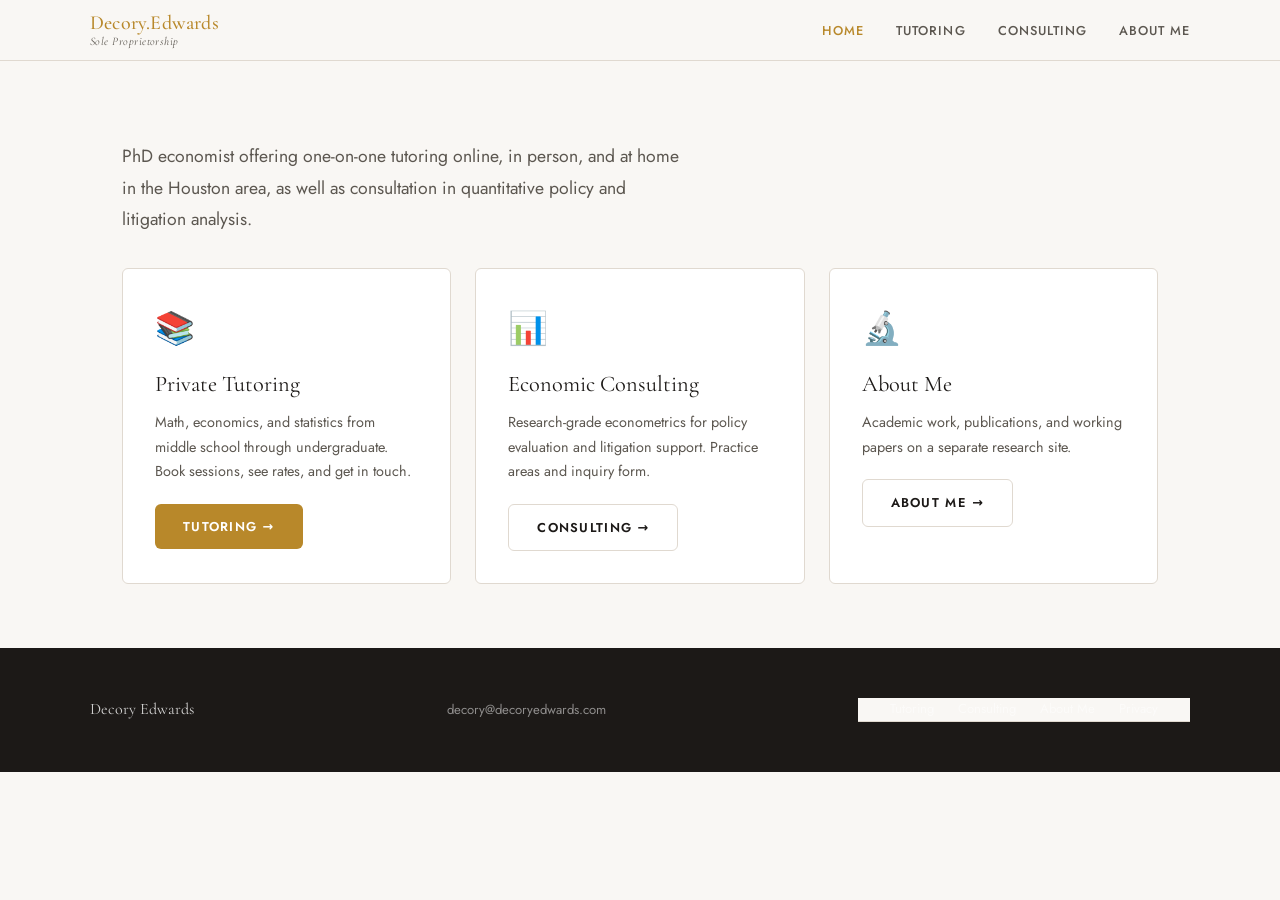
<file: index.html>
<!DOCTYPE html>
<html lang="en">
<head>
  <meta charset="UTF-8" />
  <meta name="viewport" content="width=device-width, initial-scale=1.0" />
  <title>Decory Edwards — Educational &amp; Consulting Services </title>
  <meta name="description" content="Private tutoring in math and economics, and quantitative economic consulting for policy and litigation." />
  <link rel="stylesheet" href="style.css" />
</head>
<body>

<nav>
  <div class="nav-inner">
    <a class="nav-brand" href="index.html" style="display:inline-flex; flex-direction:column; line-height:1.15;">
      <span>Decory<span>.</span>Edwards</span>
      <em style="font-size:0.58em; font-weight:400; color:var(--ink2); letter-spacing:0.04em;">Sole Proprietorship</em>
    </a>
    <ul class="nav-links">
      <li><a href="index.html" class="active">Home</a></li>
      <li><a href="tutoring/index.html">Tutoring</a></li>
      <li><a href="consulting/index.html">Consulting</a></li>
      <li><a href="https://research.decoryedwards.com" target="_blank">About Me</a></li>
    </ul>
  </div>
</nav>

<section style="padding: 5rem 0 4rem;">
  <div class="container">
    <p class="lead fade-up" style="margin-bottom:2rem;">
      PhD economist offering one-on-one tutoring online, in person, and at home in the Houston area,
      as well as consultation in quantitative policy and litigation analysis.
    </p>
    <div style="display:grid; grid-template-columns: repeat(auto-fit, minmax(280px,1fr)); gap:1.5rem; margin-top:2rem;">

      <div class="card">
        <div style="font-size:2rem; margin-bottom:1rem;">📚</div>
        <h3 style="margin-bottom:0.75rem;">Private Tutoring</h3>
        <p style="font-size:0.9rem; margin-bottom:1.25rem;">
          Math, economics, and statistics from middle school through undergraduate.
          Book sessions, see rates, and get in touch.
        </p>
        <a href="tutoring/index.html" class="btn btn-primary">Tutoring →</a>
      </div>

      <div class="card">
        <div style="font-size:2rem; margin-bottom:1rem;">📊</div>
        <h3 style="margin-bottom:0.75rem;">Economic Consulting</h3>
        <p style="font-size:0.9rem; margin-bottom:1.25rem;">
          Research-grade econometrics for policy evaluation and litigation support.
          Practice areas and inquiry form.
        </p>
        <a href="consulting/index.html" class="btn btn-outline">Consulting →</a>
      </div>

      <div class="card">
        <div style="font-size:2rem; margin-bottom:1rem;">🔬</div>
        <h3 style="margin-bottom:0.75rem;">About Me</h3>
        <p style="font-size:0.9rem; margin-bottom:1.25rem;">
          Academic work, publications, and working papers on a separate research site.
        </p>
        <a href="https://research.decoryedwards.com" class="btn btn-outline" target="_blank" rel="noopener">About me →</a>
      </div>

    </div>
  </div>
</section>

<footer>

  <div class="footer-inner">
    <span class="footer-brand">Decory Edwards</span>
    <span>decory@decoryedwards.com</span>
    <nav style="display:flex; gap:1.5rem;">
      <a href="tutoring/index.html">Tutoring</a>
      <a href="consulting/index.html">Consulting</a>
      <a href="https://research.decoryedwards.com" target="_blank">About Me</a>
      <a href="privacy/index.html">Privacy</a>
    </nav>
  </div>
</footer>

<script>
  const obs = new IntersectionObserver((entries) => {
    entries.forEach(e => { if (e.isIntersecting) e.target.classList.add('visible'); });
  }, { threshold: 0.1 });
  document.querySelectorAll('.fade-up').forEach(el => obs.observe(el));
</script>
</body>
</html>
</file>
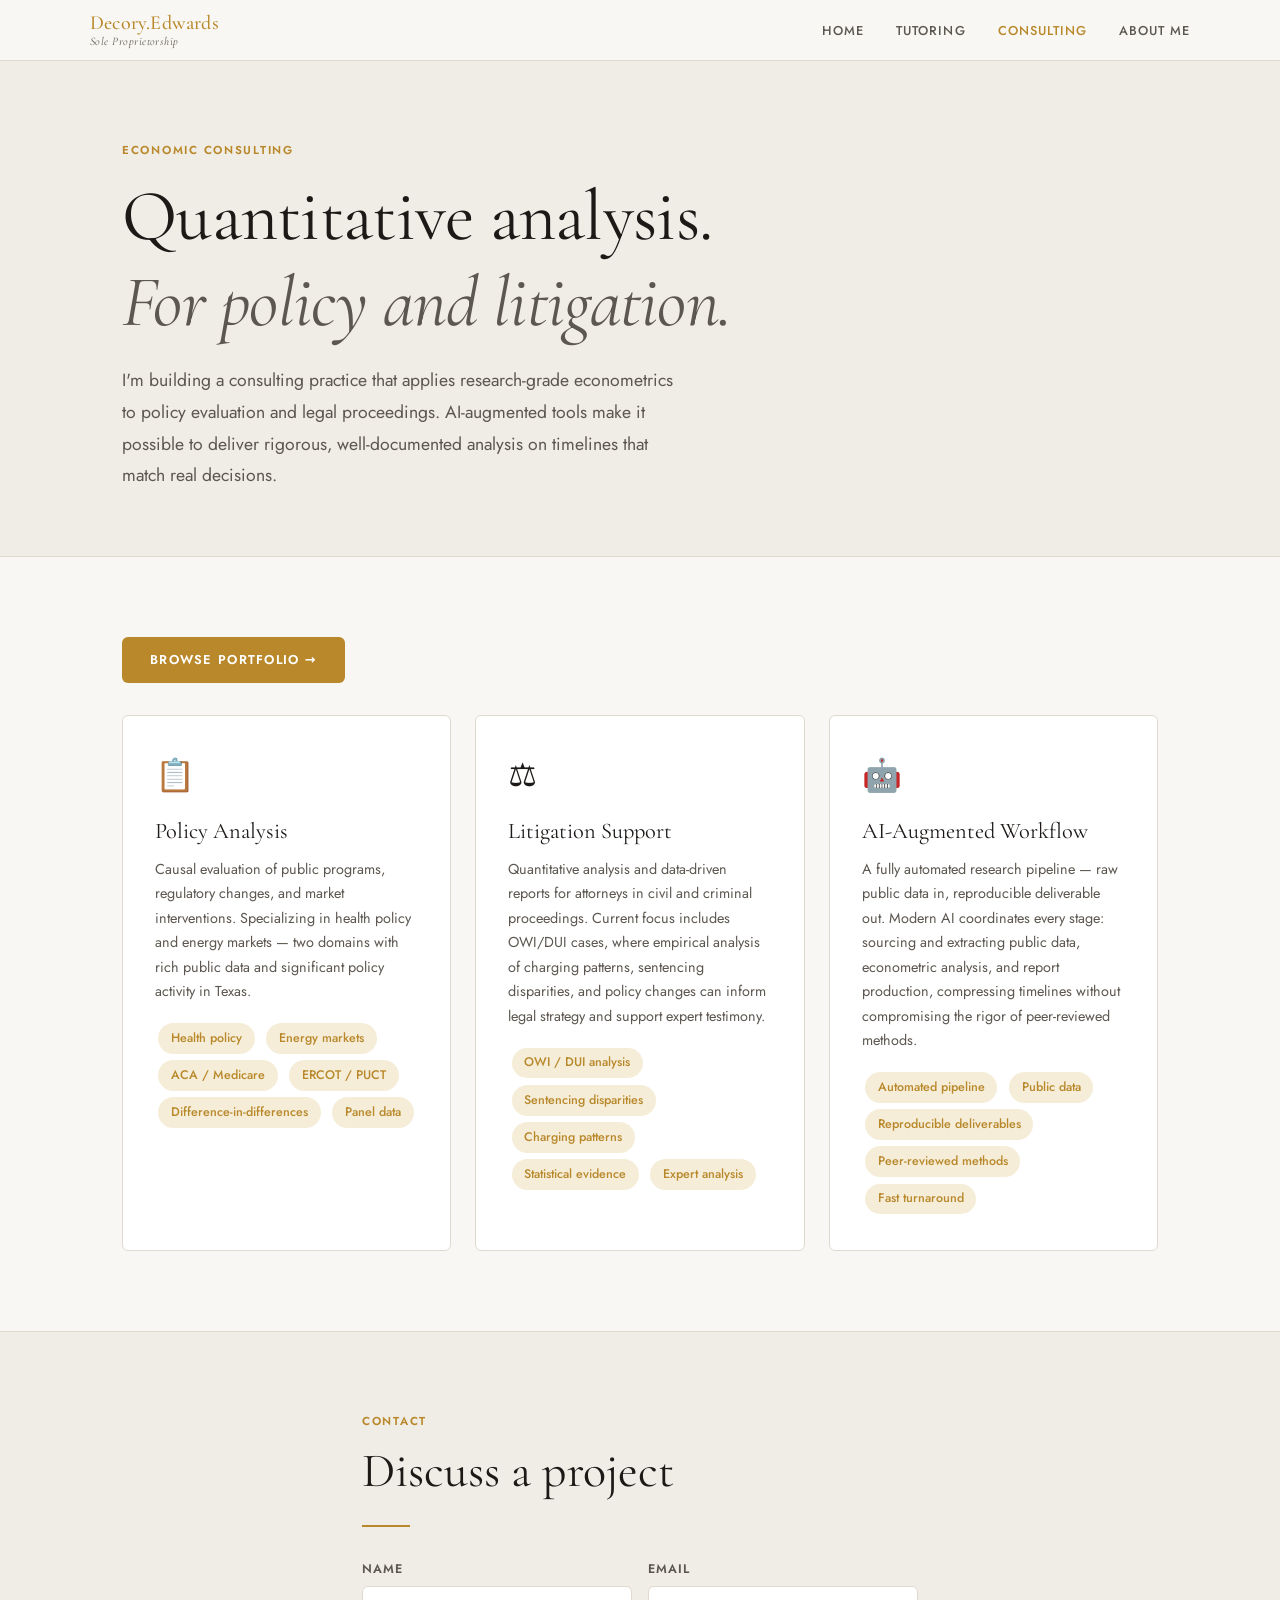
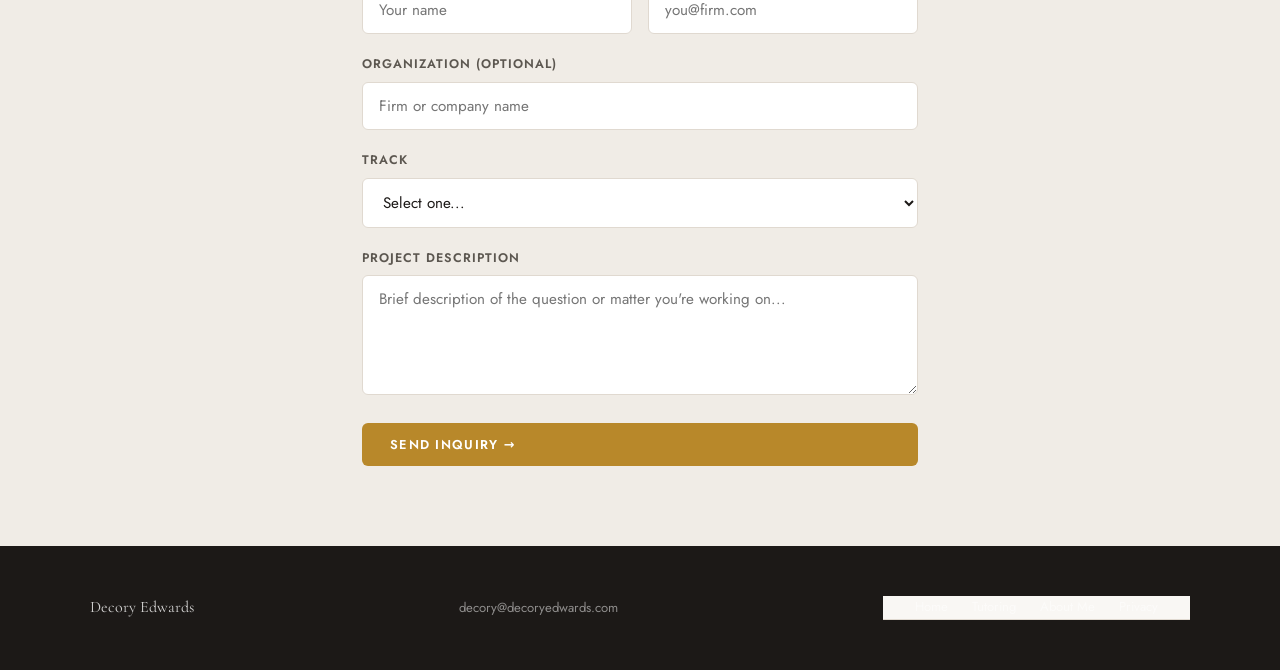
<file: consulting/index.html>
<!DOCTYPE html>
<html lang="en">
<head>
  <meta charset="UTF-8" />
  <meta name="viewport" content="width=device-width, initial-scale=1.0" />
  <title>Economic Consulting — Decory Edwards</title>
  <meta name="description" content="Quantitative economic analysis for policy and litigation. Health, energy, and OWI/DUI cases." />
  <link rel="stylesheet" href="../style.css" />
</head>
<body>

<nav>
  <div class="nav-inner">
    <a class="nav-brand" href="../index.html" style="display:inline-flex; flex-direction:column; line-height:1.15;">
      <span>Decory<span>.</span>Edwards</span>
      <em style="font-size:0.58em; font-weight:400; color:var(--ink2); letter-spacing:0.04em;">Sole Proprietorship</em>
    </a>
    <ul class="nav-links">
      <li><a href="../index.html">Home</a></li>
      <li><a href="../tutoring/index.html">Tutoring</a></li>
      <li><a href="index.html" class="active">Consulting</a></li>
      <li><a href="https://research.decoryedwards.com" target="_blank">About Me</a></li>
    </ul>
  </div>
</nav>

<!-- HERO -->
<section style="padding: 5rem 0 4rem; background: var(--bg2);">
  <div class="container">
    <span class="eyebrow fade-up">Economic Consulting</span>
    <h1 class="fade-up" style="max-width:680px; margin-bottom:1.25rem;">
      Quantitative analysis.<br>
      <em style="color:var(--ink2);">For policy and litigation.</em>
    </h1>
    <p class="lead fade-up">
      I'm building a consulting practice that applies research-grade econometrics to
      policy evaluation and legal proceedings. AI-augmented tools make it possible to
      deliver rigorous, well-documented analysis on timelines that match real decisions.
    </p>
  </div>
</section>

<!-- PRACTICE AREAS + PORTFOLIO LINK -->
<section>
  <div class="container">
    <div style="margin-bottom:2rem;">
      <a href="../portfolio/index.html" class="btn btn-primary">Browse portfolio →</a>
    </div>
    <div style="display:grid; grid-template-columns: repeat(auto-fit, minmax(280px,1fr)); gap:1.5rem;">

      <div class="card">
        <div style="font-size:2rem; margin-bottom:1rem;">📋</div>
        <h3 style="margin-bottom:0.75rem;">Policy Analysis</h3>
        <p style="font-size:0.9rem; margin-bottom:1rem;">
          Causal evaluation of public programs, regulatory changes, and market
          interventions. Specializing in health policy and energy markets —
          two domains with rich public data and significant policy activity in Texas.
        </p>
        <div>
          <span class="tag">Health policy</span>
          <span class="tag">Energy markets</span>
          <span class="tag">ACA / Medicare</span>
          <span class="tag">ERCOT / PUCT</span>
          <span class="tag">Difference-in-differences</span>
          <span class="tag">Panel data</span>
        </div>
      </div>

      <div class="card">
        <div style="font-size:2rem; margin-bottom:1rem;">⚖️</div>
        <h3 style="margin-bottom:0.75rem;">Litigation Support</h3>
        <p style="font-size:0.9rem; margin-bottom:1rem;">
          Quantitative analysis and data-driven reports for attorneys in civil and
          criminal proceedings. Current focus includes OWI/DUI cases, where empirical
          analysis of charging patterns, sentencing disparities, and policy changes
          can inform legal strategy and support expert testimony.
        </p>
        <div>
          <span class="tag">OWI / DUI analysis</span>
          <span class="tag">Sentencing disparities</span>
          <span class="tag">Charging patterns</span>
          <span class="tag">Statistical evidence</span>
          <span class="tag">Expert analysis</span>
        </div>
      </div>

      <div class="card">
        <div style="font-size:2rem; margin-bottom:1rem;">🤖</div>
        <h3 style="margin-bottom:0.75rem;">AI-Augmented Workflow</h3>
        <p style="font-size:0.9rem; margin-bottom:1rem;">
          A fully automated research pipeline — raw public data in, reproducible
          deliverable out. Modern AI coordinates every stage: sourcing and extracting public data,
          econometric analysis, and report production, compressing timelines
          without compromising the rigor of peer-reviewed methods.
        </p>
        <div>
          <span class="tag">Automated pipeline</span>
          <span class="tag">Public data</span>
          <span class="tag">Reproducible deliverables</span>
          <span class="tag">Peer-reviewed methods</span>
          <span class="tag">Fast turnaround</span>
        </div>
      </div>

    </div>
  </div>
</section>

<!-- CONTACT -->
<section style="background:var(--bg2);">
  <div class="container" style="max-width:620px;">
    <span class="eyebrow">Contact</span>
    <h2 style="margin-bottom:0.75rem;">Discuss a project</h2>
    <div class="divider"></div>
    <form action="https://formspree.io/f/mredwdvb" method="POST" style="margin-top:2rem;">
      <div style="display:grid; grid-template-columns:1fr 1fr; gap:1rem;">
        <div class="form-group">
          <label for="name">Name</label>
          <input type="text" id="name" name="name" required placeholder="Your name" />
        </div>
        <div class="form-group">
          <label for="email">Email</label>
          <input type="email" id="email" name="email" required placeholder="you@firm.com" />
        </div>
      </div>
      <div class="form-group">
        <label for="org">Organization (optional)</label>
        <input type="text" id="org" name="organization" placeholder="Firm or company name" />
      </div>
      <div class="form-group">
        <label for="track">Track</label>
        <select id="track" name="track">
          <option value="">Select one...</option>
          <option>Policy analysis — health</option>
          <option>Policy analysis — energy</option>
          <option>Litigation support — OWI/DUI</option>
          <option>Litigation support — other</option>
          <option>Other / not sure</option>
        </select>
      </div>
      <div class="form-group">
        <label for="project">Project description</label>
        <textarea id="project" name="project" required placeholder="Brief description of the question or matter you're working on..."></textarea>
      </div>
      <input type="hidden" name="_subject" value="Consulting inquiry — decoryedwards.com" />
      <button type="submit" class="btn btn-primary" style="width:100%;">Send inquiry →</button>
    </form>
  </div>
</section>

<footer>
  <div class="footer-inner">
    <span class="footer-brand">Decory Edwards</span>
    <span>decory@decoryedwards.com</span>
    <nav style="display:flex; gap:1.5rem;">
      <a href="../index.html">Home</a>
      <a href="../tutoring/index.html">Tutoring</a>
      <a href="https://research.decoryedwards.com" target="_blank">About Me</a>
      <a href="../privacy/index.html">Privacy</a>
    </nav>
  </div>
</footer>

</body>
</html>
</file>
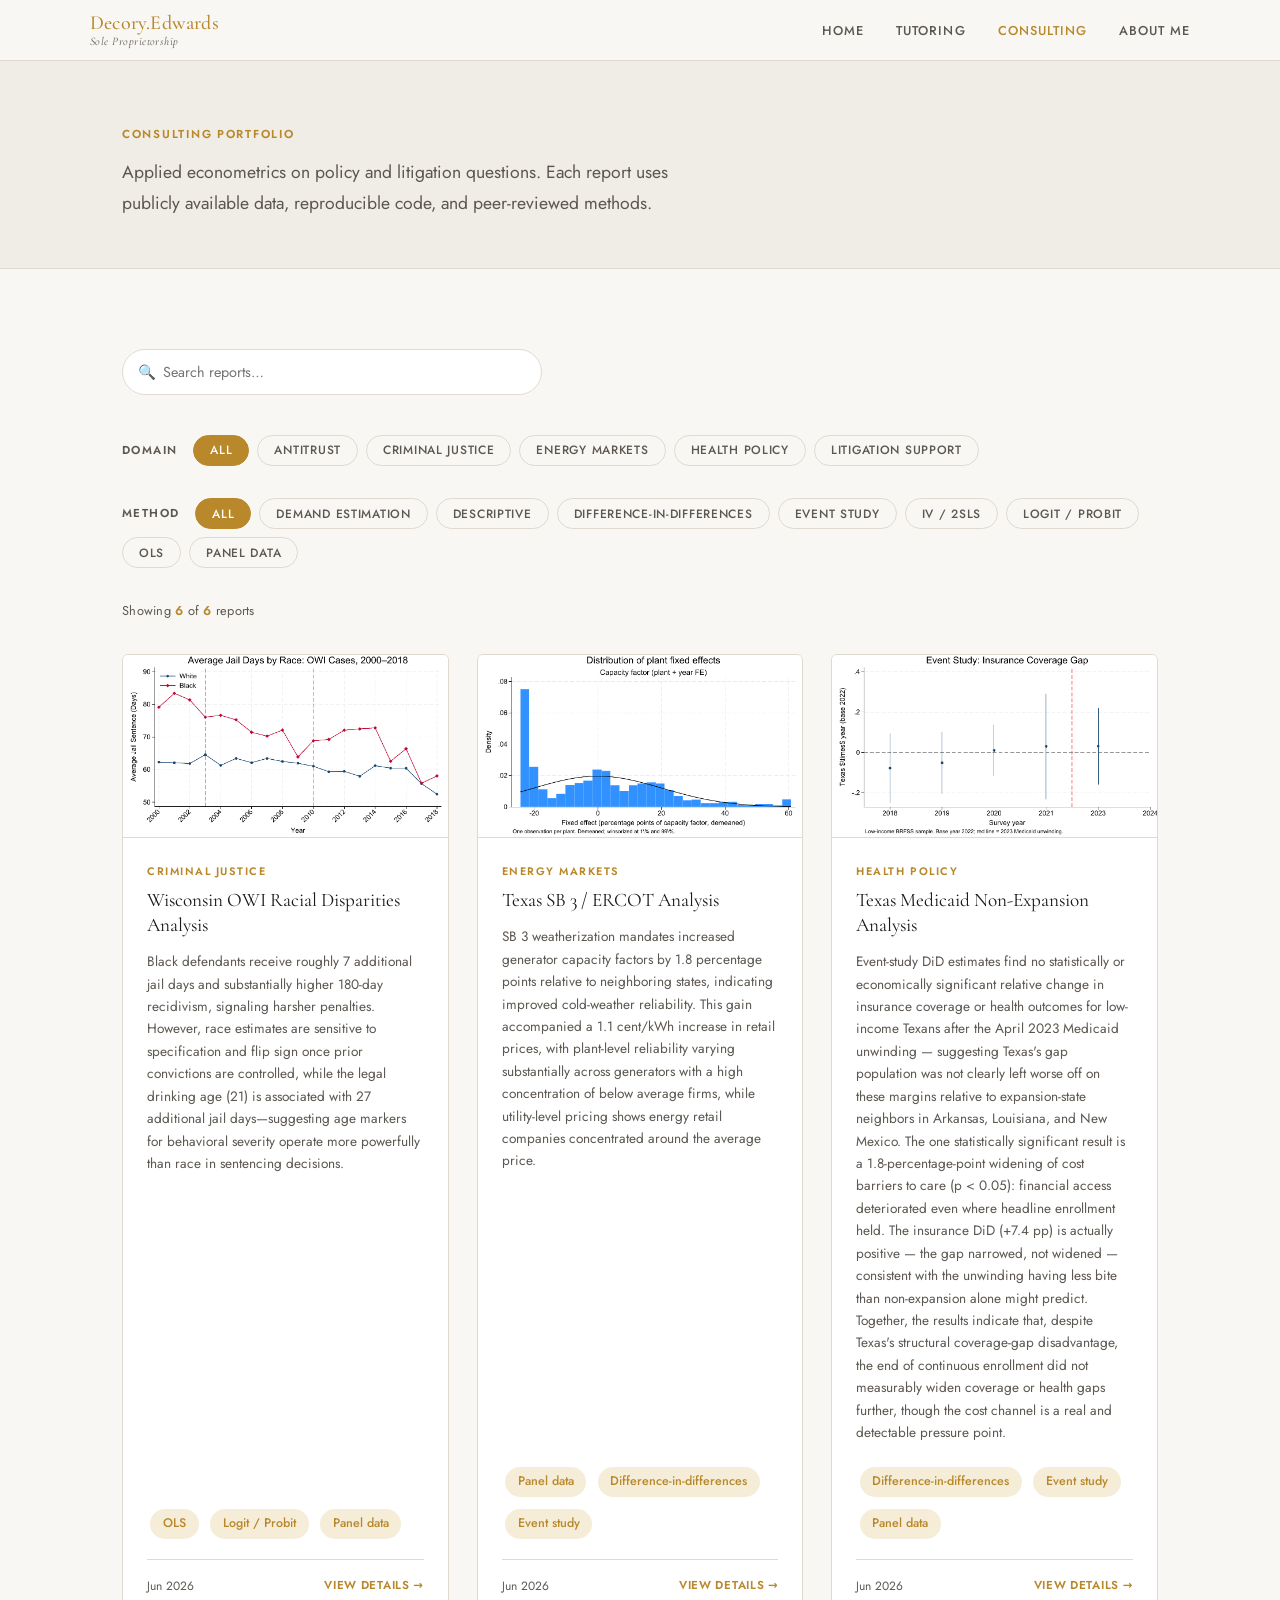
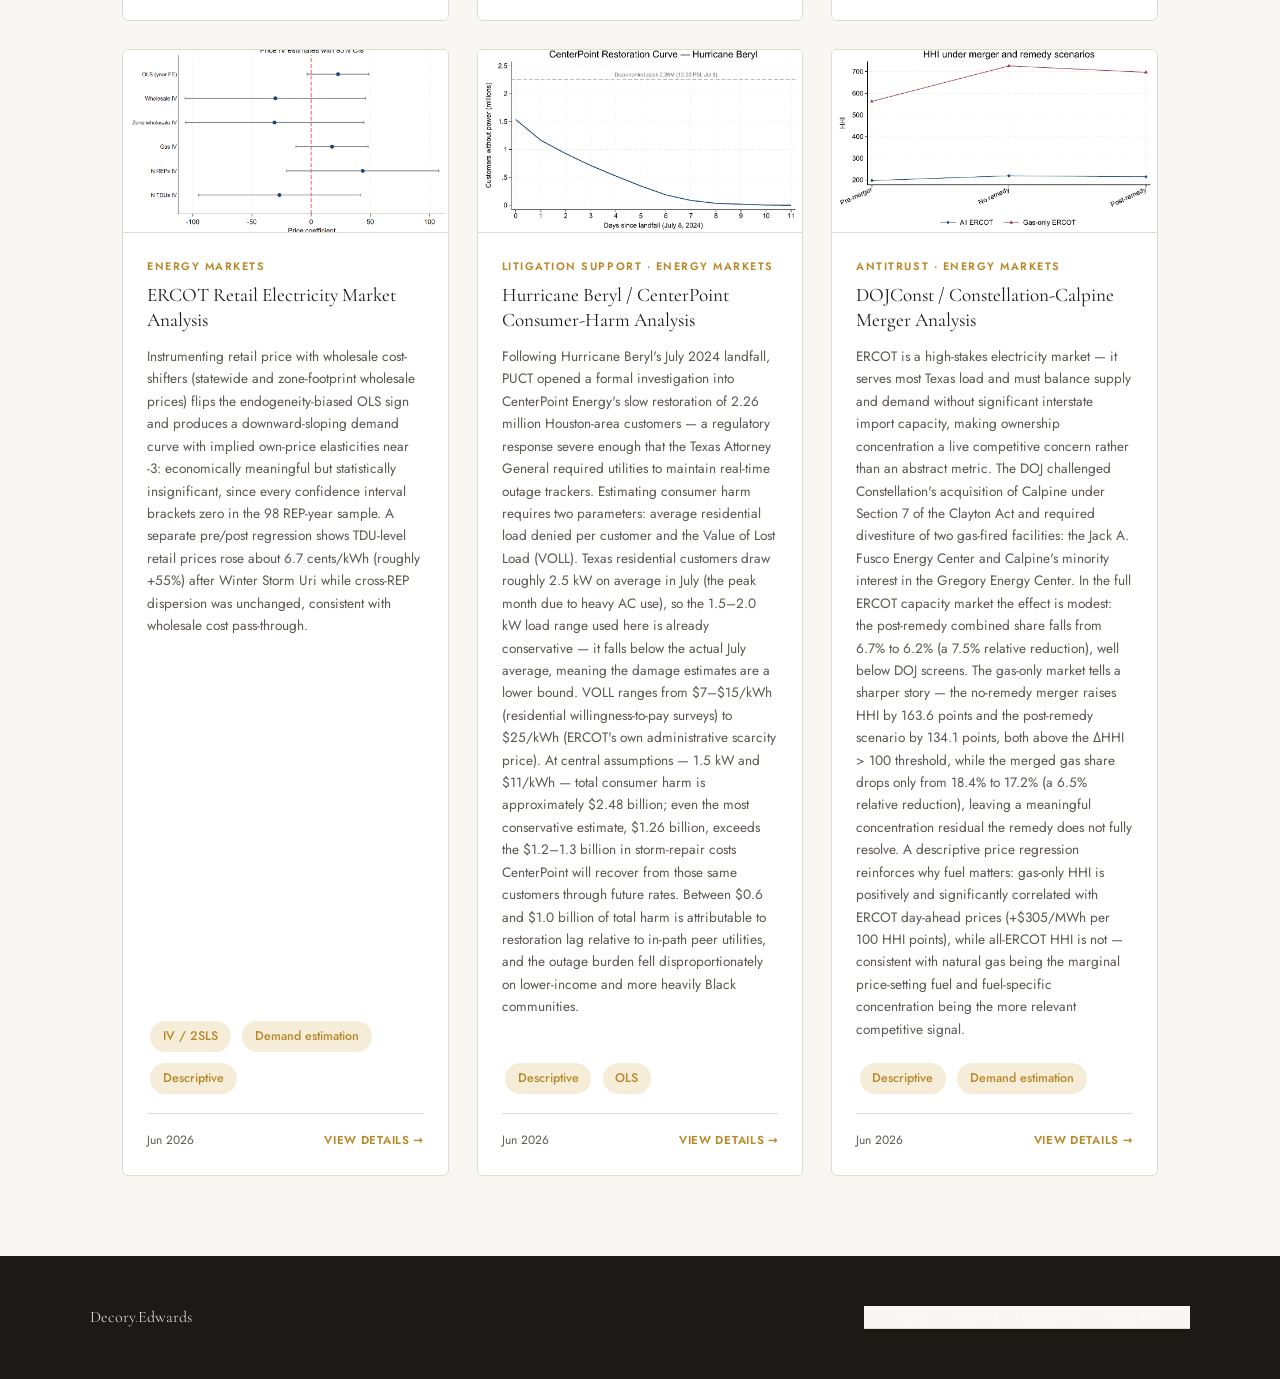
<file: portfolio/index.html>
<!DOCTYPE html>
<html lang="en">
<head>
  <meta charset="UTF-8" />
  <meta name="viewport" content="width=device-width, initial-scale=1.0" />
  <title>Report Portfolio — Decory Edwards</title>
  <meta name="description" content="Consulting report portfolio: quantitative policy and litigation analyses by Decory Edwards, PhD economist." />
  <link rel="stylesheet" href="../style.css" />
  <style>
    /* ── FILTER BAR ── */
    .filter-bar {
      display: flex; flex-wrap: wrap; gap: 0.5rem;
      align-items: center; margin-bottom: 2rem;
    }
    .filter-label {
      font-size: 0.72rem; font-weight: 600; letter-spacing: 0.12em;
      text-transform: uppercase; color: var(--ink2); margin-right: 0.5rem;
    }
    .filter-btn {
      padding: 0.35rem 1rem;
      font-family: var(--sans); font-size: 0.75rem;
      font-weight: 500; letter-spacing: 0.06em;
      text-transform: uppercase; cursor: pointer;
      border: 1.5px solid var(--border);
      border-radius: 99px; background: transparent;
      color: var(--ink2); transition: all 0.2s ease;
    }
    .filter-btn:hover { border-color: var(--gold); color: var(--gold); }
    .filter-btn.active { background: var(--gold); color: #fff; border-color: var(--gold); }

    /* ── SEARCH ── */
    .search-wrap { position: relative; margin-bottom: 2.5rem; }
    .search-wrap input {
      padding-left: 2.5rem; font-size: 0.9rem;
      border-radius: 99px; max-width: 420px;
    }
    .search-icon {
      position: absolute; left: 1rem; top: 50%;
      transform: translateY(-50%); color: var(--ink2);
      font-size: 0.9rem; pointer-events: none;
    }

    /* ── STATS BAR ── */
    .stats-bar {
      font-size: 0.8rem; color: var(--ink2);
      margin-bottom: 2rem; letter-spacing: 0.02em;
    }
    .stats-bar span { color: var(--gold); font-weight: 600; }

    /* ── REPORT GRID ── */
    .report-grid {
      display: grid;
      grid-template-columns: repeat(auto-fill, minmax(320px, 1fr));
      gap: 1.75rem;
    }

    /* ── REPORT CARD ── */
    .report-card {
      background: var(--white);
      border: 1px solid var(--border);
      border-radius: var(--radius);
      overflow: hidden; cursor: pointer;
      transition: box-shadow 0.2s ease, transform 0.2s ease;
      display: flex; flex-direction: column;
    }
    .report-card:hover {
      box-shadow: 0 8px 32px rgba(0,0,0,0.08);
      transform: translateY(-3px);
    }
    .report-card.hidden { display: none; }

    .card-figure {
      width: 100%; aspect-ratio: 16/9;
      background: var(--bg2);
      display: flex; align-items: center; justify-content: center;
      overflow: hidden; border-bottom: 1px solid var(--border);
    }
    .card-figure img {
      width: 100%; height: 100%; object-fit: cover;
    }
    .card-figure .no-figure {
      font-size: 2.5rem; opacity: 0.3;
    }

    .card-body { padding: 1.5rem; flex: 1; display: flex; flex-direction: column; }
    .card-domain {
      font-size: 0.68rem; font-weight: 600; letter-spacing: 0.14em;
      text-transform: uppercase; color: var(--gold);
      margin-bottom: 0.5rem; display: block;
    }
    .card-title {
      font-family: var(--serif); font-size: 1.2rem;
      font-weight: 400; line-height: 1.3;
      color: var(--ink); margin-bottom: 0.75rem;
    }
    .card-finding {
      font-size: 0.85rem; color: var(--ink2);
      line-height: 1.65; margin-bottom: 1.25rem; flex: 1;
    }
    .card-tags { display: flex; flex-wrap: wrap; gap: 0.3rem; margin-bottom: 1rem; }
    .card-footer {
      display: flex; justify-content: space-between; align-items: center;
      font-size: 0.75rem; color: var(--ink2);
      border-top: 1px solid var(--border); padding-top: 1rem; margin-top: auto;
    }
    .card-footer .view-link {
      color: var(--gold); font-weight: 600;
      letter-spacing: 0.06em; text-transform: uppercase; font-size: 0.72rem;
    }

    /* ── EMPTY STATE ── */
    .empty-state {
      text-align: center; padding: 5rem 2rem; color: var(--ink2);
      grid-column: 1 / -1;
    }
    .empty-state p { font-size: 0.95rem; margin-top: 0.5rem; }

    /* ── MODAL ── */
    .modal-overlay {
      display: none; position: fixed; inset: 0; z-index: 999;
      background: rgba(28,25,23,0.6); backdrop-filter: blur(4px);
      align-items: center; justify-content: center; padding: 2rem;
    }
    .modal-overlay.open { display: flex; }
    .modal {
      background: var(--white); border-radius: var(--radius);
      max-width: 820px; width: 100%; max-height: 90vh;
      overflow-y: auto; position: relative;
      box-shadow: 0 24px 80px rgba(0,0,0,0.18);
    }
    .modal-close {
      position: absolute; top: 1rem; right: 1rem;
      background: var(--bg2); border: none; cursor: pointer;
      width: 36px; height: 36px; border-radius: 50%;
      font-size: 1.1rem; color: var(--ink2); z-index: 10;
      display: flex; align-items: center; justify-content: center;
      transition: background 0.2s;
    }
    .modal-close:hover { background: var(--border); }
    .modal-figure {
      width: 100%; background: var(--bg2);
      border-bottom: 1px solid var(--border);
      display: flex; align-items: center; justify-content: center;
      min-height: 240px;
    }
    .modal-figure img { width: 100%; display: block; }
    .modal-figure .no-figure-lg { font-size: 4rem; padding: 3rem; opacity: 0.25; }
    .modal-body { padding: 2rem 2.5rem 2.5rem; }
    .modal-domain {
      font-size: 0.68rem; font-weight: 600; letter-spacing: 0.14em;
      text-transform: uppercase; color: var(--gold); margin-bottom: 0.5rem;
    }
    .modal-title {
      font-family: var(--serif); font-size: 1.8rem; font-weight: 400;
      line-height: 1.2; color: var(--ink); margin-bottom: 1.25rem;
    }
    .modal-section-label {
      font-size: 0.7rem; font-weight: 600; letter-spacing: 0.12em;
      text-transform: uppercase; color: var(--ink2); margin-bottom: 0.4rem;
      margin-top: 1.5rem;
    }
    .modal-finding {
      font-size: 1rem; color: var(--ink2); line-height: 1.75;
    }
    .modal-tags { display: flex; flex-wrap: wrap; gap: 0.35rem; margin-top: 0.5rem; }
    .modal-links {
      display: flex; gap: 1rem; flex-wrap: wrap; margin-top: 2rem;
    }

    @media (max-width: 700px) {
      .report-grid { grid-template-columns: 1fr; }
      .modal-body { padding: 1.5rem; }
      .modal-title { font-size: 1.4rem; }
    }
  </style>
</head>
<body>

<nav>
  <div class="nav-inner">
    <a class="nav-brand" href="../index.html" style="display:inline-flex; flex-direction:column; line-height:1.15;">
      <span>Decory<span>.</span>Edwards</span>
      <em style="font-size:0.58em; font-weight:400; color:var(--ink2); letter-spacing:0.04em;">Sole Proprietorship</em>
    </a>
    <ul class="nav-links">
      <li><a href="../index.html">Home</a></li>
      <li><a href="../tutoring/index.html">Tutoring</a></li>
      <li><a href="../consulting/index.html" class="active">Consulting</a></li>
      <li><a href="https://research.decoryedwards.com" target="_blank">About Me</a></li>
    </ul>
  </div>
</nav>

<!-- HERO -->
<section style="padding: 4rem 0 3rem; background: var(--bg2);">
  <div class="container">
    <span class="eyebrow fade-up">Consulting Portfolio</span>

    <p class="lead fade-up">
      Applied econometrics on policy and litigation questions. Each report uses
      publicly available data, reproducible code, and peer-reviewed methods.
    </p>
  </div>
</section>

<!-- PORTFOLIO SECTION -->
<section>
  <div class="container">

    <!-- Search -->
    <div class="search-wrap">
      <span class="search-icon">🔍</span>
      <input type="text" id="search-input" placeholder="Search reports…" autocomplete="off" />
    </div>

    <!-- Domain filters -->
    <div class="filter-bar" id="domain-filters">
      <span class="filter-label">Domain</span>
      <button class="filter-btn active" data-filter="domain" data-value="all">All</button>
    </div>

    <!-- Method filters -->
    <div class="filter-bar" id="method-filters">
      <span class="filter-label">Method</span>
      <button class="filter-btn active" data-filter="method" data-value="all">All</button>
    </div>

    <!-- Stats bar -->
    <div class="stats-bar" id="stats-bar">&nbsp;</div>

    <!-- Card grid -->
    <div class="report-grid" id="report-grid">
      <div class="empty-state">
        <div style="font-size:3rem; margin-bottom:1rem;">📋</div>
        <h3 style="font-family:var(--serif); font-weight:400;">Reports coming soon</h3>
        <p>The portfolio is being populated. Check back shortly.</p>
      </div>
    </div>

  </div>
</section>

<!-- FOOTER -->
<footer>
  <div class="footer-inner">
    <span class="footer-brand">Decory<span style="color:var(--gold)">.</span>Edwards</span>
    <nav style="display:flex; gap:1.5rem;">
      <a href="../index.html">Home</a>
      <a href="../tutoring/index.html">Tutoring</a>
      <a href="../consulting/index.html">Consulting</a>
      <a href="https://research.decoryedwards.com" target="_blank">About Me</a>
    </nav>
  </div>
</footer>

<!-- MODAL -->
<div class="modal-overlay" id="modal-overlay" role="dialog" aria-modal="true">
  <div class="modal" id="modal">
    <button class="modal-close" id="modal-close" aria-label="Close">✕</button>
    <div class="modal-figure" id="modal-figure"></div>
    <div class="modal-body">
      <div class="modal-domain" id="modal-domain"></div>
      <h2 class="modal-title" id="modal-title"></h2>

      <div class="modal-section-label">Key Finding</div>
      <p class="modal-finding" id="modal-finding"></p>

      <div class="modal-section-label">Methods</div>
      <div class="modal-tags" id="modal-methods"></div>

      <div class="modal-section-label">Data</div>
      <div class="modal-tags" id="modal-data"></div>

      <div class="modal-links" id="modal-links"></div>
    </div>
  </div>
</div>

<script>
(function () {
  let allReports = [];
  let activeDomain = 'all';
  let activeMethod = 'all';
  let searchQuery  = '';

  // ── Load reports.json ──────────────────────────────────────────────
  fetch('reports.json')
    .then(r => r.json())
    .then(data => {
      allReports = data.reports || [];
      if (allReports.length > 0) {
        buildFilters();
        render();
      }
    })
    .catch(() => {
      // File missing or empty — keep the "coming soon" state
    });

  // ── Build filter buttons from data ────────────────────────────────
  function buildFilters() {
    const domains  = [...new Set(allReports.flatMap(r => r.domains  || []))].sort();
    const methods  = [...new Set(allReports.flatMap(r => r.methods  || []))].sort();

    const domainBar = document.getElementById('domain-filters');
    domains.forEach(d => {
      const btn = makeFilterBtn(d, 'domain');
      domainBar.appendChild(btn);
    });

    const methodBar = document.getElementById('method-filters');
    methods.forEach(m => {
      const btn = makeFilterBtn(m, 'method');
      methodBar.appendChild(btn);
    });
  }

  function makeFilterBtn(label, filterType) {
    const btn = document.createElement('button');
    btn.className = 'filter-btn';
    btn.textContent = label;
    btn.dataset.filter = filterType;
    btn.dataset.value  = label;
    btn.addEventListener('click', () => {
      if (filterType === 'domain') {
        activeDomain = label;
        document.querySelectorAll('[data-filter="domain"]').forEach(b => b.classList.remove('active'));
      } else {
        activeMethod = label;
        document.querySelectorAll('[data-filter="method"]').forEach(b => b.classList.remove('active'));
      }
      btn.classList.add('active');
      render();
    });
    return btn;
  }

  // Wire "All" buttons
  document.querySelectorAll('.filter-btn[data-value="all"]').forEach(btn => {
    btn.addEventListener('click', () => {
      const ft = btn.dataset.filter;
      if (ft === 'domain') {
        activeDomain = 'all';
        document.querySelectorAll('[data-filter="domain"]').forEach(b => b.classList.remove('active'));
      } else {
        activeMethod = 'all';
        document.querySelectorAll('[data-filter="method"]').forEach(b => b.classList.remove('active'));
      }
      btn.classList.add('active');
      render();
    });
  });

  // Search
  document.getElementById('search-input').addEventListener('input', e => {
    searchQuery = e.target.value.toLowerCase().trim();
    render();
  });

  // ── Filter logic ───────────────────────────────────────────────────
  function filterReports() {
    return allReports.filter(r => {
      const domainMatch = activeDomain === 'all' || (r.domains || []).includes(activeDomain);
      const methodMatch = activeMethod === 'all' || (r.methods || []).includes(activeMethod);
      const searchMatch = !searchQuery ||
        r.title.toLowerCase().includes(searchQuery) ||
        (r.short_finding || '').toLowerCase().includes(searchQuery) ||
        (r.domains || []).some(d => d.toLowerCase().includes(searchQuery)) ||
        (r.methods || []).some(m => m.toLowerCase().includes(searchQuery));
      return domainMatch && methodMatch && searchMatch;
    });
  }

  // ── Render grid ────────────────────────────────────────────────────
  function render() {
    const grid    = document.getElementById('report-grid');
    const visible = filterReports();
    grid.innerHTML = '';

    document.getElementById('stats-bar').innerHTML =
      `Showing <span>${visible.length}</span> of <span>${allReports.length}</span> reports`;

    if (visible.length === 0) {
      grid.innerHTML = `<div class="empty-state">
        <div style="font-size:2.5rem; margin-bottom:0.75rem;">🔍</div>
        <h3 style="font-family:var(--serif); font-weight:400;">No reports match</h3>
        <p>Try adjusting your filters or search term.</p>
      </div>`;
      return;
    }

    // Sort newest first
    visible
      .slice()
      .sort((a, b) => (b.date || '').localeCompare(a.date || ''))
      .forEach(r => grid.appendChild(makeCard(r)));
  }

  // ── Build a card ───────────────────────────────────────────────────
  function makeCard(r) {
    const card = document.createElement('div');
    card.className = 'report-card';
    card.addEventListener('click', () => openModal(r));

    const figureHTML = r.figure
      ? `<img src="assets/figures/${r.figure}" alt="${r.title}" loading="lazy" />`
      : `<span class="no-figure">📊</span>`;

    const tagsHTML = (r.methods || []).slice(0, 3)
      .map(m => `<span class="tag">${m}</span>`).join('');

    const dateStr = r.date
      ? new Date(r.date + '-01').toLocaleDateString('en-US', { year: 'numeric', month: 'short' })
      : '';

    card.innerHTML = `
      <div class="card-figure">${figureHTML}</div>
      <div class="card-body">
        <span class="card-domain">${(r.domains || []).join(' · ')}</span>
        <div class="card-title">${r.title}</div>
        <p class="card-finding">${r.short_finding || ''}</p>
        <div class="card-tags">${tagsHTML}</div>
        <div class="card-footer">
          <span>${dateStr}</span>
          <span class="view-link">View details →</span>
        </div>
      </div>`;
    return card;
  }

  // ── Modal ──────────────────────────────────────────────────────────
  function openModal(r) {
    document.getElementById('modal-domain').textContent  = (r.domains || []).join(' · ');
    document.getElementById('modal-title').textContent   = r.title;
    document.getElementById('modal-finding').textContent = r.short_finding || '';

    document.getElementById('modal-figure').innerHTML = r.figure
      ? `<img src="assets/figures/${r.figure}" alt="${r.title}" />`
      : `<span class="no-figure-lg">📊</span>`;

    document.getElementById('modal-methods').innerHTML =
      (r.methods || []).map(m => `<span class="tag">${m}</span>`).join('');

    document.getElementById('modal-data').innerHTML =
      (r.data_sources || []).map(d => `<span class="tag">${d}</span>`).join('');

    const links = [];
    if (r.pdf)    links.push(`<a href="${r.pdf}"    class="btn btn-primary"  target="_blank">Download PDF</a>`);
    if (r.github) links.push(`<a href="${r.github}" class="btn btn-outline"  target="_blank">GitHub →</a>`);
    document.getElementById('modal-links').innerHTML = links.join('');

    document.getElementById('modal-overlay').classList.add('open');
    document.body.style.overflow = 'hidden';
  }

  function closeModal() {
    document.getElementById('modal-overlay').classList.remove('open');
    document.body.style.overflow = '';
  }

  document.getElementById('modal-close').addEventListener('click', closeModal);
  document.getElementById('modal-overlay').addEventListener('click', e => {
    if (e.target === document.getElementById('modal-overlay')) closeModal();
  });
  document.addEventListener('keydown', e => { if (e.key === 'Escape') closeModal(); });

})();
</script>
</body>
</html>
</file>
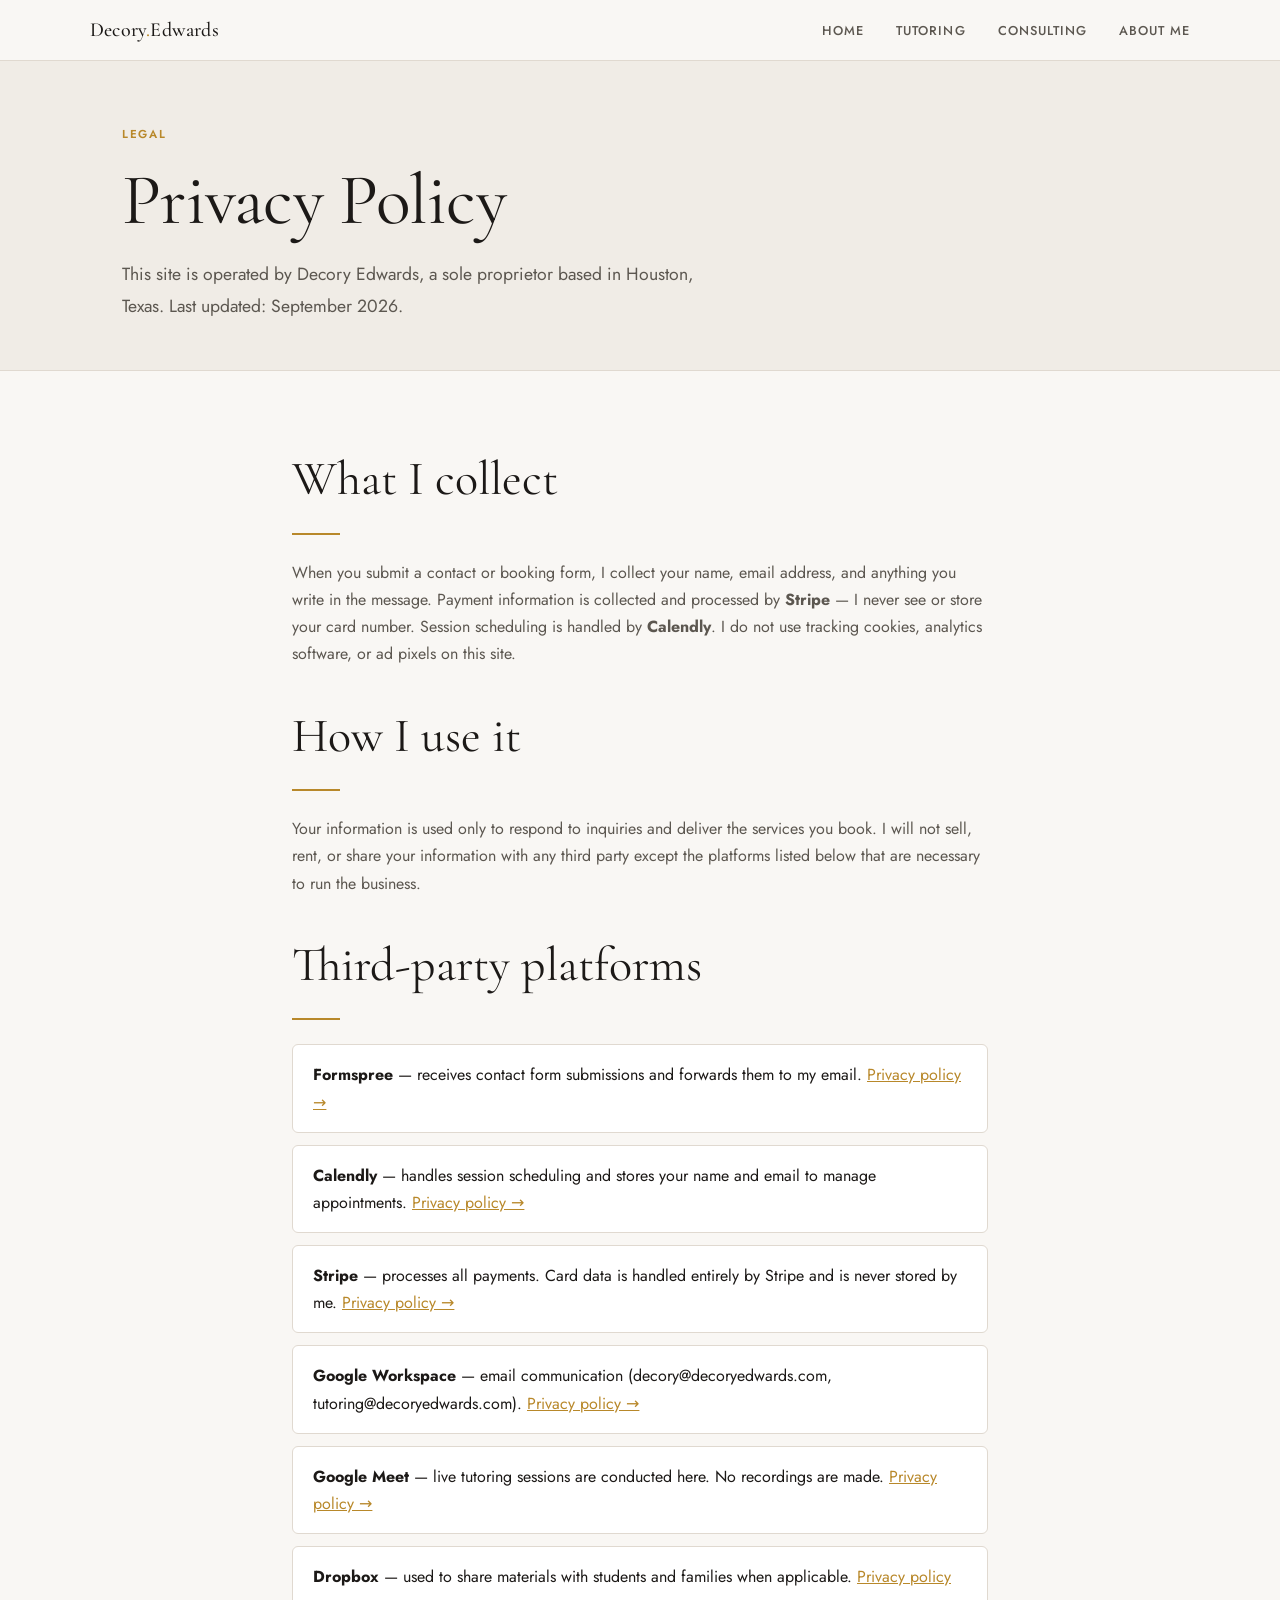
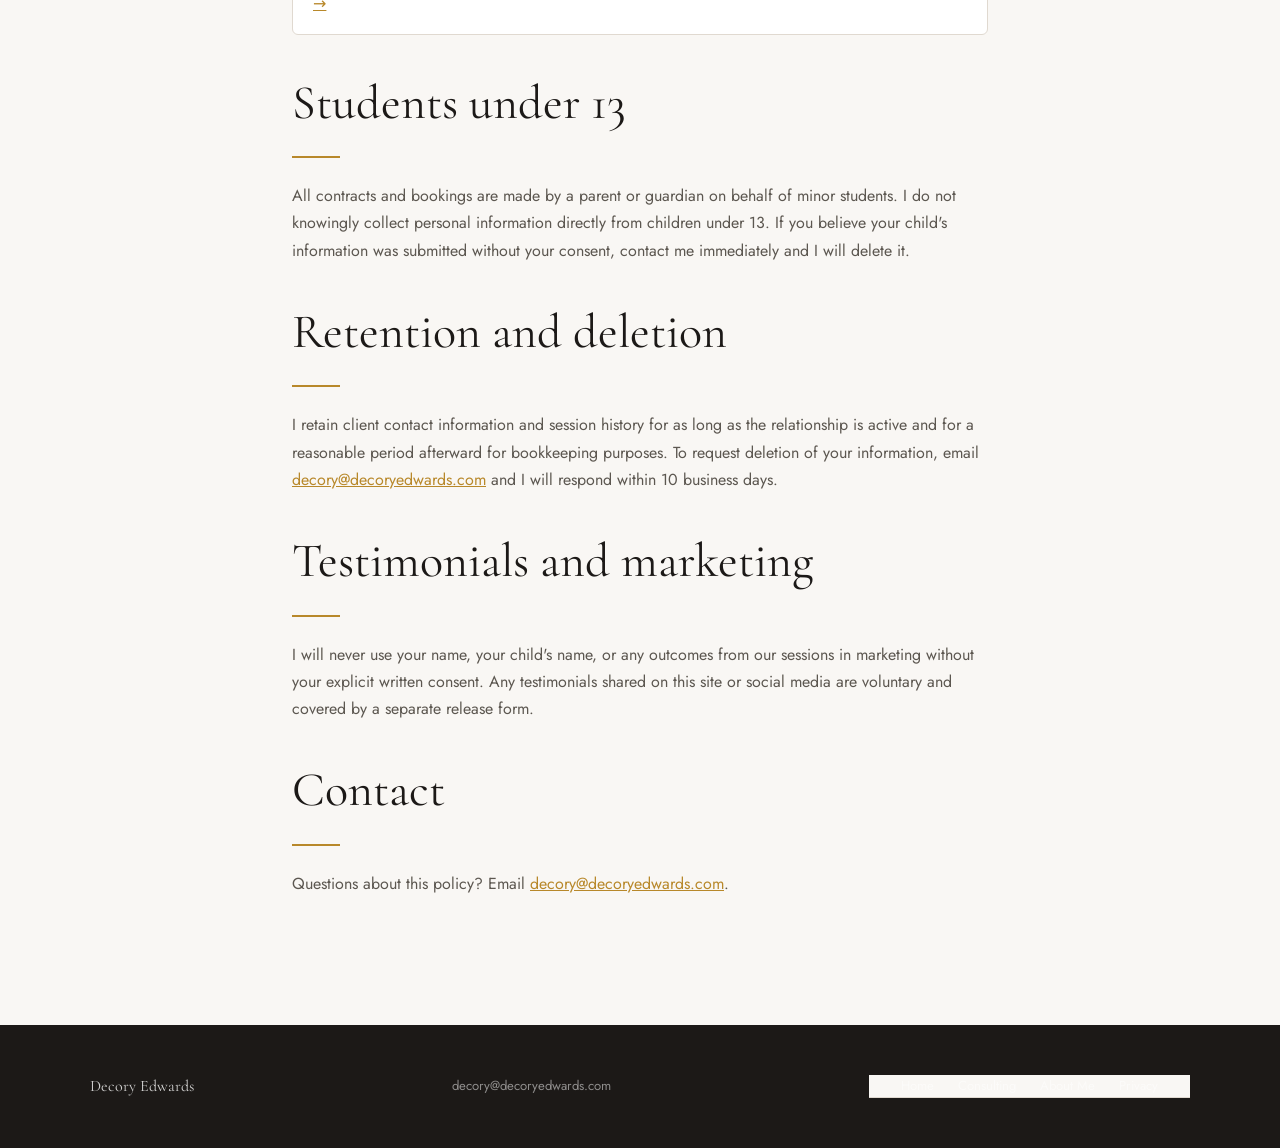
<file: privacy/index.html>
<!DOCTYPE html>
<html lang="en">
<head>
  <meta charset="UTF-8" />
  <meta name="viewport" content="width=device-width, initial-scale=1.0" />
  <title>Privacy Policy — Decory Edwards</title>
  <meta name="description" content="Privacy policy for decoryedwards.com — what information is collected, how it is used, and how to request deletion." />
  <link rel="stylesheet" href="../style.css" />
</head>
<body>

<nav>
  <div class="nav-inner">
    <a class="nav-brand" href="../index.html">Decory<span>.</span>Edwards</a>
    <ul class="nav-links">
      <li><a href="../index.html">Home</a></li>
      <li><a href="../tutoring/index.html">Tutoring</a></li>
      <li><a href="../consulting/index.html">Consulting</a></li>
      <li><a href="https://research.decoryedwards.com" target="_blank">About Me</a></li>
    </ul>
  </div>
</nav>

<section style="padding: 4rem 0 3rem; background: var(--bg2);">
  <div class="container">
    <span class="eyebrow">Legal</span>
    <h1 style="max-width:640px; margin-bottom:1rem;">Privacy Policy</h1>
    <p class="lead" style="max-width:600px;">
      This site is operated by Decory Edwards, a sole proprietor based in Houston, Texas.
      Last updated: September 2026.
    </p>
  </div>
</section>

<section>
  <div class="container" style="max-width:760px;">

    <h2 style="margin-bottom:0.5rem;">What I collect</h2>
    <div class="divider"></div>
    <p style="margin-top:1rem;">
      When you submit a contact or booking form, I collect your name, email address, and anything
      you write in the message. Payment information is collected and processed by
      <strong>Stripe</strong> — I never see or store your card number. Session scheduling is
      handled by <strong>Calendly</strong>. I do not use tracking cookies, analytics software,
      or ad pixels on this site.
    </p>

    <h2 style="margin-bottom:0.5rem; margin-top:2.5rem;">How I use it</h2>
    <div class="divider"></div>
    <p style="margin-top:1rem;">
      Your information is used only to respond to inquiries and deliver the services you book.
      I will not sell, rent, or share your information with any third party except the platforms
      listed below that are necessary to run the business.
    </p>

    <h2 style="margin-bottom:0.5rem; margin-top:2.5rem;">Third-party platforms</h2>
    <div class="divider"></div>
    <div style="margin-top:1rem; display:grid; gap:0.75rem;">

      <div class="card" style="padding:1rem 1.25rem;">
        <strong>Formspree</strong> — receives contact form submissions and forwards them to my email.
        <a href="https://formspree.io/legal/privacy-policy" target="_blank" style="color:var(--gold);">Privacy policy →</a>
      </div>
      <div class="card" style="padding:1rem 1.25rem;">
        <strong>Calendly</strong> — handles session scheduling and stores your name and email to manage appointments.
        <a href="https://calendly.com/legal/privacy-notice" target="_blank" style="color:var(--gold);">Privacy policy →</a>
      </div>
      <div class="card" style="padding:1rem 1.25rem;">
        <strong>Stripe</strong> — processes all payments. Card data is handled entirely by Stripe and is never stored by me.
        <a href="https://stripe.com/privacy" target="_blank" style="color:var(--gold);">Privacy policy →</a>
      </div>
      <div class="card" style="padding:1rem 1.25rem;">
        <strong>Google Workspace</strong> — email communication (decory@decoryedwards.com, tutoring@decoryedwards.com).
        <a href="https://workspace.google.com/intl/en/terms/privacy.html" target="_blank" style="color:var(--gold);">Privacy policy →</a>
      </div>
      <div class="card" style="padding:1rem 1.25rem;">
        <strong>Google Meet</strong> — live tutoring sessions are conducted here. No recordings are made.
        <a href="https://policies.google.com/privacy" target="_blank" style="color:var(--gold);">Privacy policy →</a>
      </div>
      <div class="card" style="padding:1rem 1.25rem;">
        <strong>Dropbox</strong> — used to share materials with students and families when applicable.
        <a href="https://www.dropbox.com/privacy" target="_blank" style="color:var(--gold);">Privacy policy →</a>
      </div>

    </div>

    <h2 style="margin-bottom:0.5rem; margin-top:2.5rem;">Students under 13</h2>
    <div class="divider"></div>
    <p style="margin-top:1rem;">
      All contracts and bookings are made by a parent or guardian on behalf of minor students.
      I do not knowingly collect personal information directly from children under 13.
      If you believe your child's information was submitted without your consent, contact me
      immediately and I will delete it.
    </p>

    <h2 style="margin-bottom:0.5rem; margin-top:2.5rem;">Retention and deletion</h2>
    <div class="divider"></div>
    <p style="margin-top:1rem;">
      I retain client contact information and session history for as long as the relationship is
      active and for a reasonable period afterward for bookkeeping purposes. To request deletion
      of your information, email <a href="mailto:decory@decoryedwards.com" style="color:var(--gold);">decory@decoryedwards.com</a>
      and I will respond within 10 business days.
    </p>

    <h2 style="margin-bottom:0.5rem; margin-top:2.5rem;">Testimonials and marketing</h2>
    <div class="divider"></div>
    <p style="margin-top:1rem;">
      I will never use your name, your child's name, or any outcomes from our sessions in
      marketing without your explicit written consent. Any testimonials shared on this site or
      social media are voluntary and covered by a separate release form.
    </p>

    <h2 style="margin-bottom:0.5rem; margin-top:2.5rem;">Contact</h2>
    <div class="divider"></div>
    <p style="margin-top:1rem; margin-bottom:3rem;">
      Questions about this policy?
      Email <a href="mailto:decory@decoryedwards.com" style="color:var(--gold);">decory@decoryedwards.com</a>.
    </p>

  </div>
</section>

<footer>
  <div class="footer-inner">
    <span class="footer-brand">Decory Edwards</span>
    <span>decory@decoryedwards.com</span>
    <nav style="display:flex; gap:1.5rem;">
      <a href="../index.html">Home</a>
      <a href="../consulting/index.html">Consulting</a>
      <a href="https://research.decoryedwards.com" target="_blank">About Me</a>
      <a href="index.html">Privacy</a>
    </nav>
  </div>
</footer>

</body>
</html>
</file>
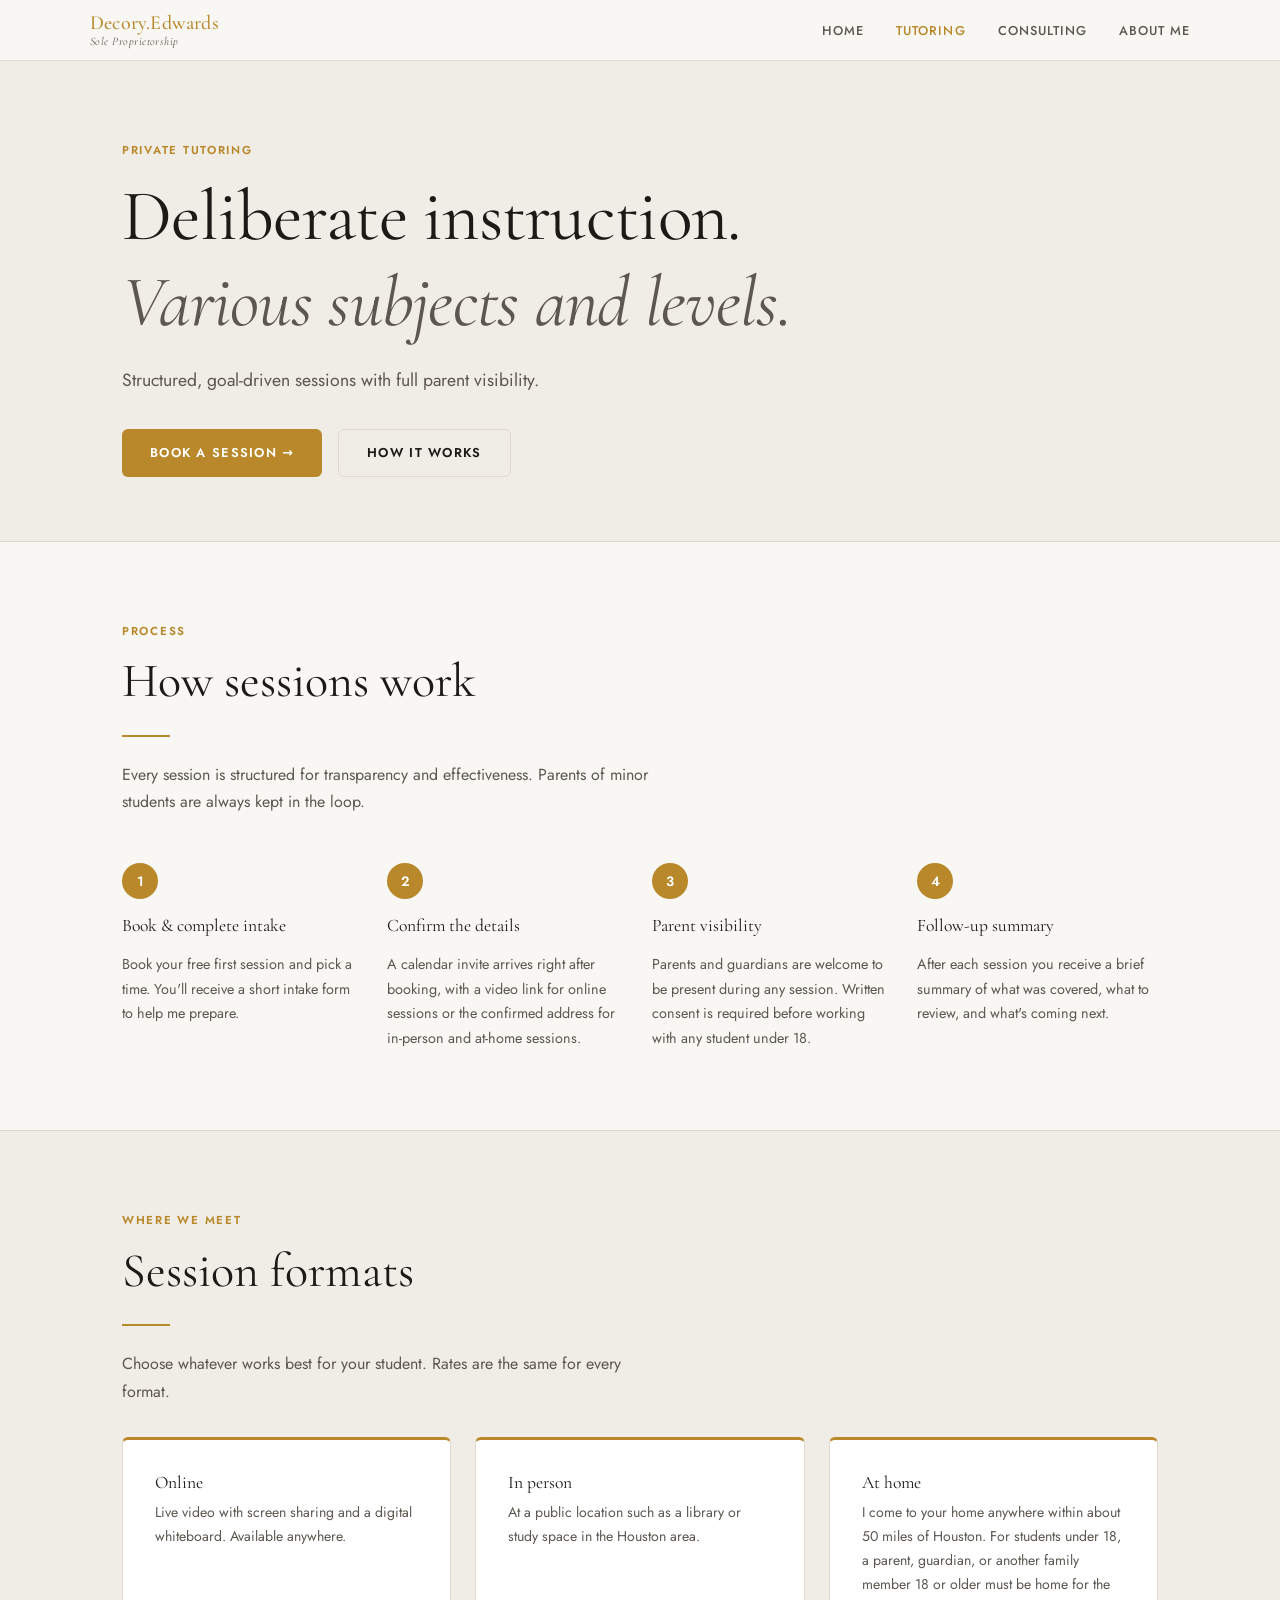
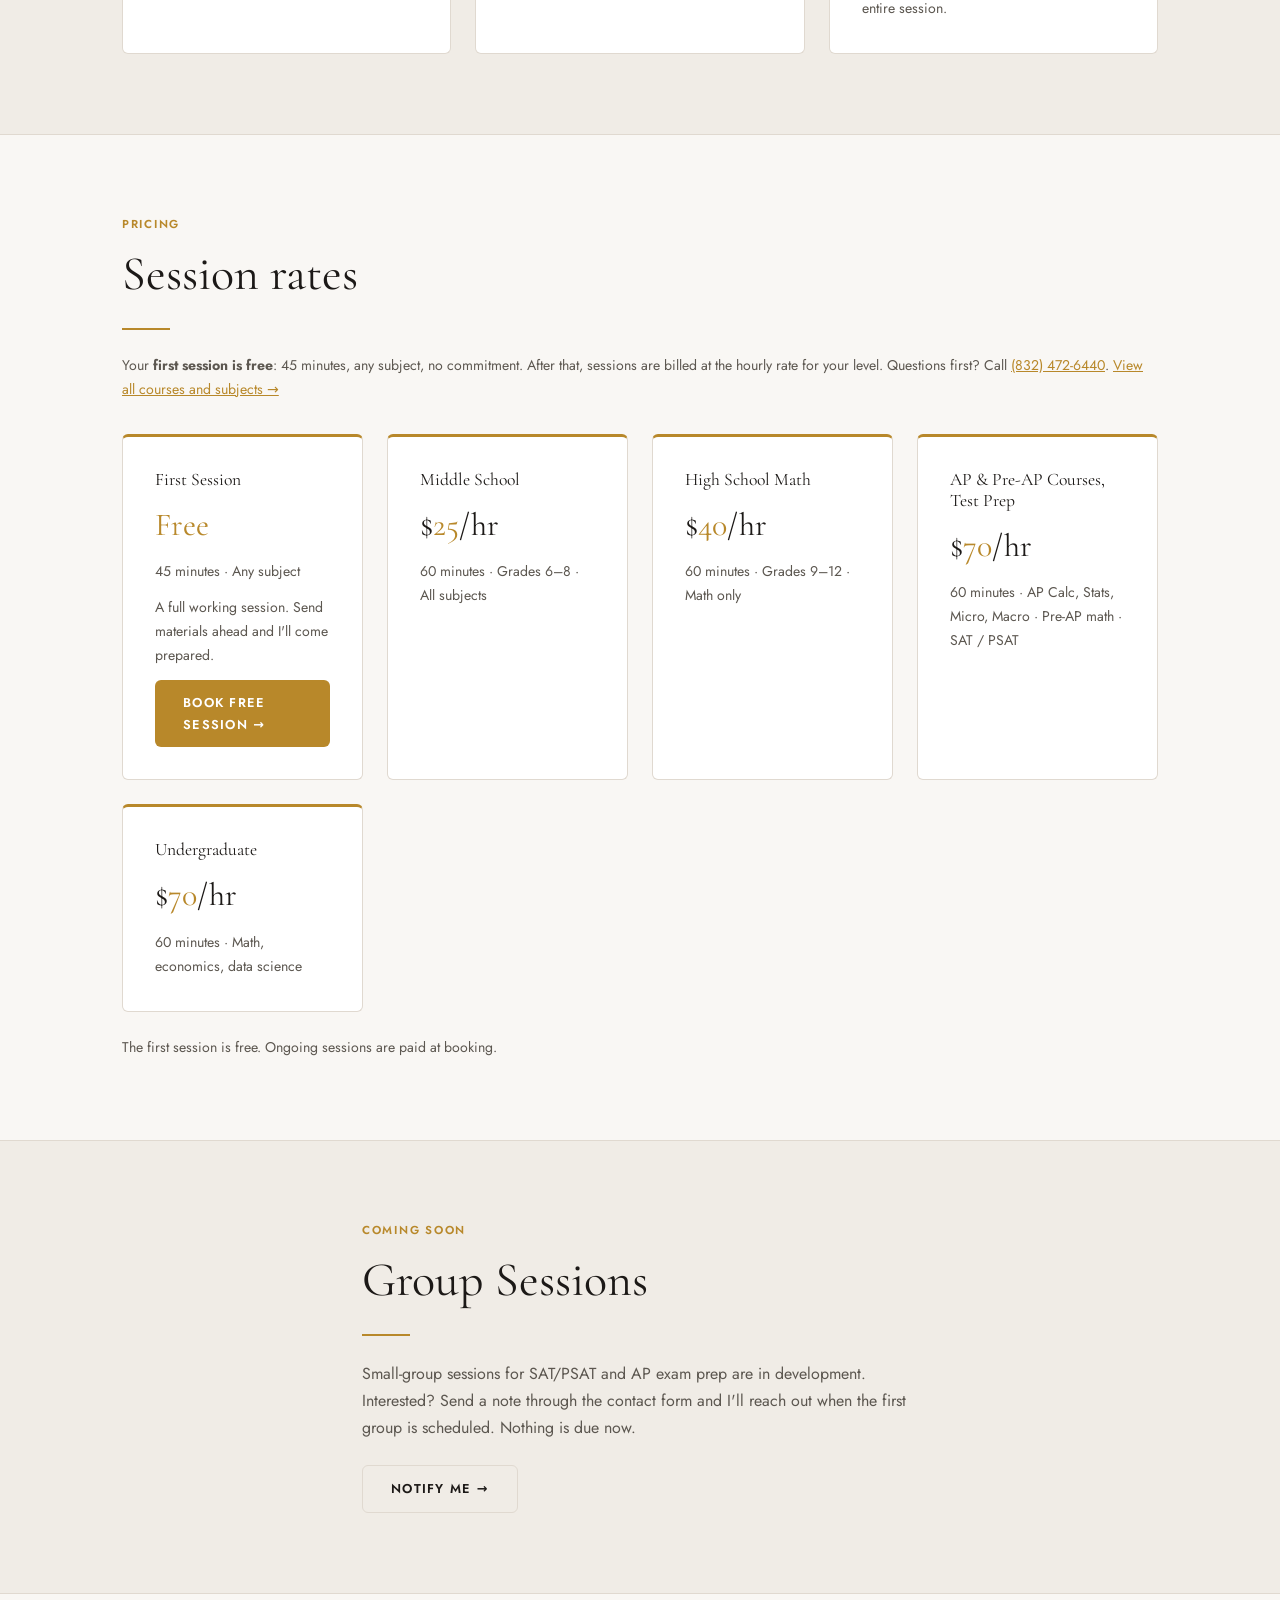
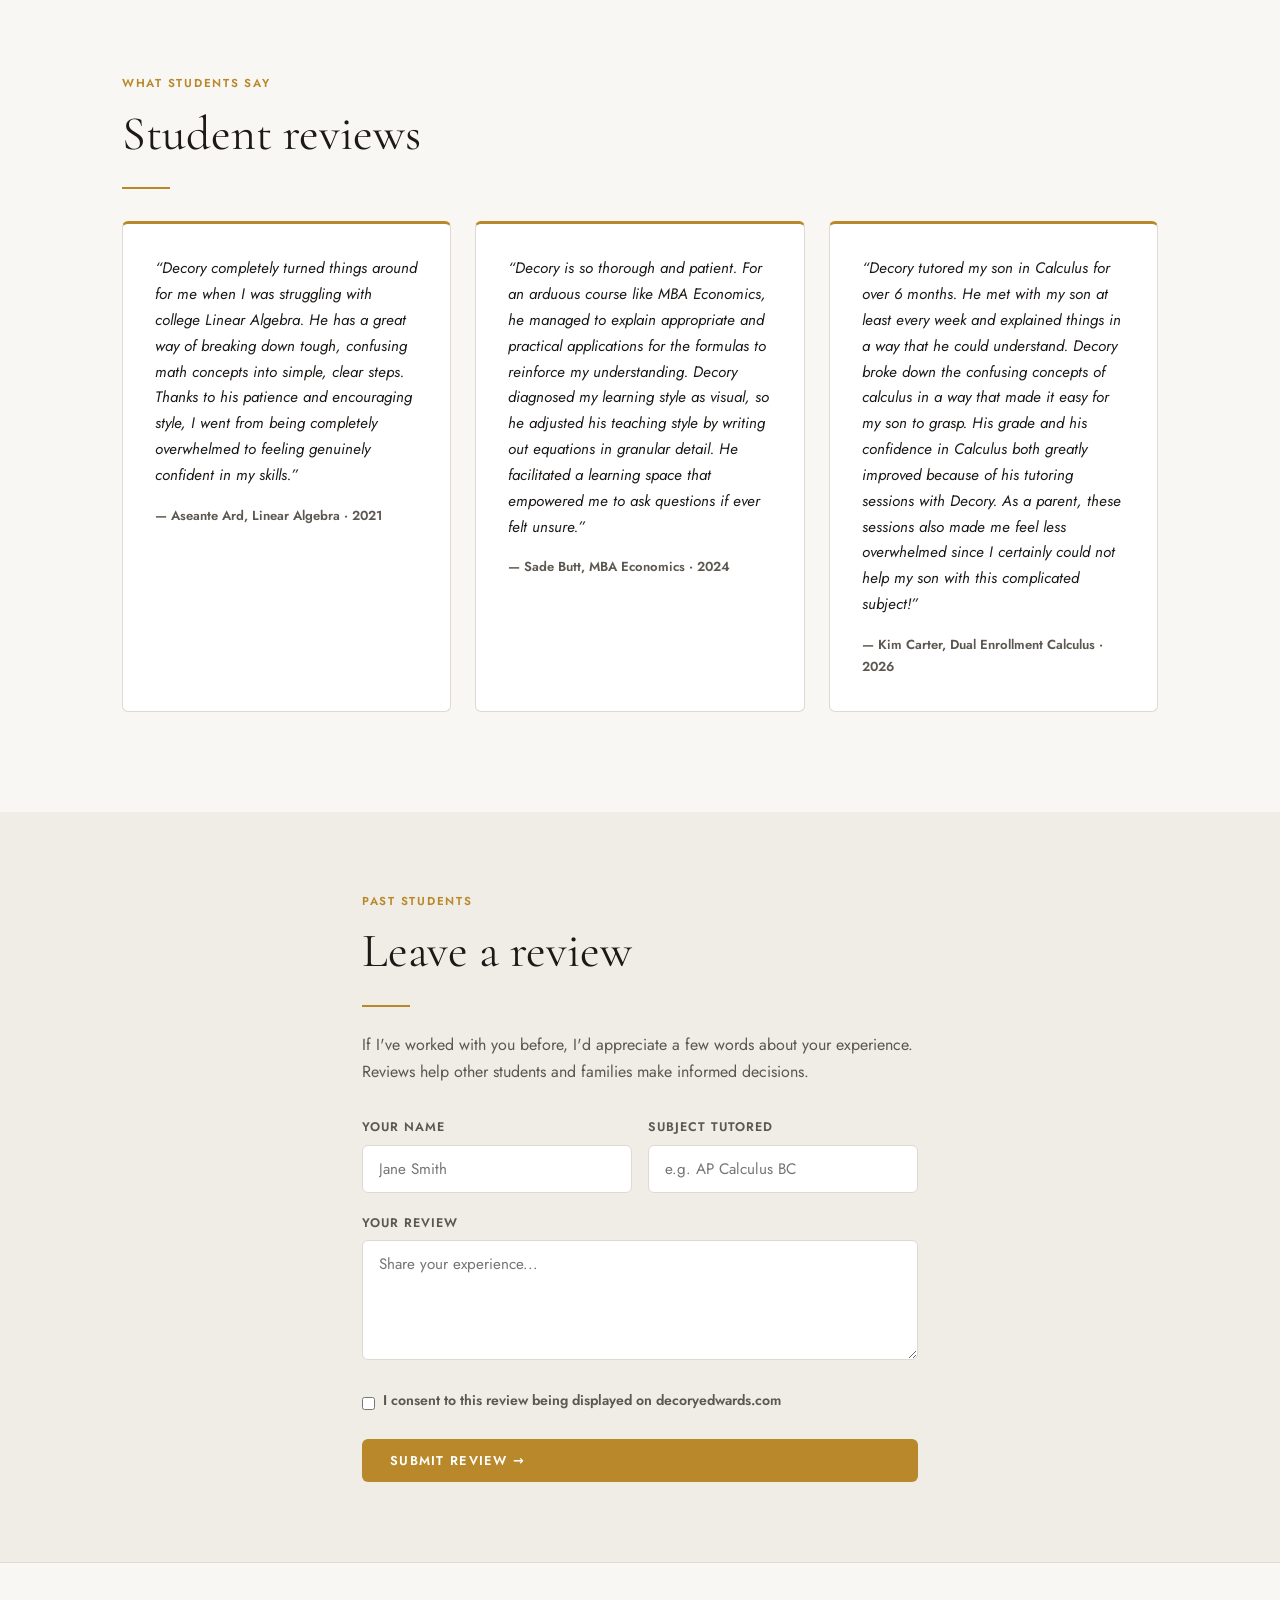
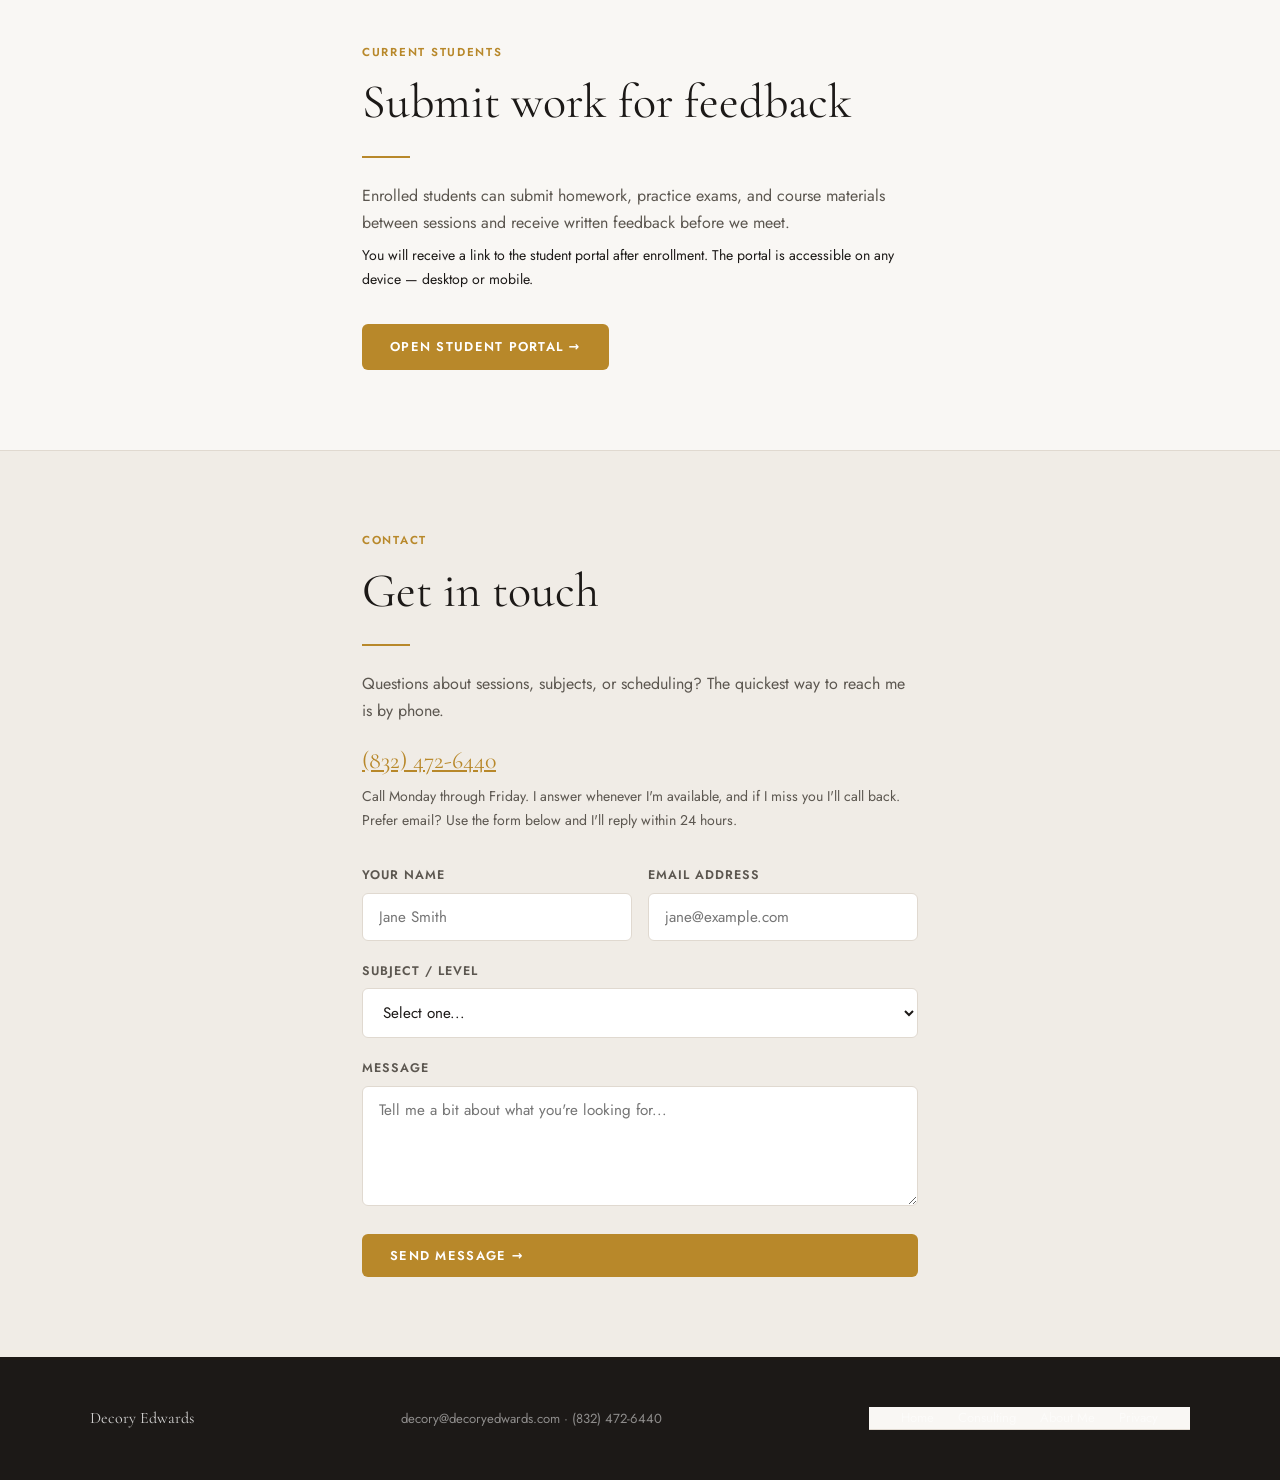
<file: tutoring/index.html>
<!DOCTYPE html>
<html lang="en">
<head>
  <meta charset="UTF-8" />
  <meta name="viewport" content="width=device-width, initial-scale=1.0" />
  <title>Private Tutoring — Decory Edwards</title>
  <meta name="description" content="One-on-one tutoring in math, economics, and statistics, online or in person in Houston. Middle school through undergraduate. First session free." />
  <link rel="stylesheet" href="../style.css" />
  <link href="https://assets.calendly.com/assets/external/widget.css" rel="stylesheet">
</head>
<body>

<nav>
  <div class="nav-inner">
    <a class="nav-brand" href="../index.html" style="display:inline-flex; flex-direction:column; line-height:1.15;">
      <span>Decory<span>.</span>Edwards</span>
      <em style="font-size:0.58em; font-weight:400; color:var(--ink2); letter-spacing:0.04em;">Sole Proprietorship</em>
    </a>
    <ul class="nav-links">
      <li><a href="../index.html">Home</a></li>
      <li><a href="index.html" class="active">Tutoring</a></li>
      <li><a href="../consulting/index.html">Consulting</a></li>
      <li><a href="https://research.decoryedwards.com" target="_blank">About Me</a></li>
    </ul>
  </div>
</nav>

<!-- HERO -->
<section style="padding: 5rem 0 4rem; background: var(--bg2);">
  <div class="container">
    <span class="eyebrow fade-up">Private Tutoring</span>
    <h1 class="fade-up" style="max-width:700px; margin-bottom:1.25rem;">
      Deliberate instruction.<br>
      <em style="color:var(--ink2);">Various subjects and levels.</em>
    </h1>
    <p class="lead fade-up" style="margin-bottom:2rem;">
      Structured, goal-driven sessions with full parent visibility.
    </p>
    <div class="fade-up" style="display:flex; gap:1rem; flex-wrap:wrap;">
      <a href="#rates" class="btn btn-primary">Book a session →</a>
      <a href="#how-it-works" class="btn btn-outline">How it works</a>
    </div>
  </div>
</section>

<!-- HOW IT WORKS -->
<section id="how-it-works">
  <div class="container">
    <span class="eyebrow">Process</span>
    <h2 style="margin-bottom:0.75rem;">How sessions work</h2>
    <div class="divider"></div>
    <p style="margin-bottom:3rem; max-width:540px;">
      Every session is structured for transparency and effectiveness. Parents of minor
      students are always kept in the loop.
    </p>
    <div style="display:grid; grid-template-columns: repeat(auto-fit, minmax(220px,1fr)); gap:1.5rem;">
      <div style="display:flex; flex-direction:column; gap:1rem;">
        <div class="step-num">1</div>
        <h3 style="font-size:1.1rem;">Book &amp; complete intake</h3>
        <p style="font-size:0.9rem;">Book your free first session and pick a time. You'll receive a short intake form to help me prepare.</p>
      </div>
      <div style="display:flex; flex-direction:column; gap:1rem;">
        <div class="step-num">2</div>
        <h3 style="font-size:1.1rem;">Confirm the details</h3>
        <p style="font-size:0.9rem;">A calendar invite arrives right after booking, with a video link for online sessions or the confirmed address for in-person and at-home sessions.</p>
      </div>
      <div style="display:flex; flex-direction:column; gap:1rem;">
        <div class="step-num">3</div>
        <h3 style="font-size:1.1rem;">Parent visibility</h3>
        <p style="font-size:0.9rem;">Parents and guardians are welcome to be present during any session. Written consent is required before working with any student under 18.</p>
      </div>
      <div style="display:flex; flex-direction:column; gap:1rem;">
        <div class="step-num">4</div>
        <h3 style="font-size:1.1rem;">Follow-up summary</h3>
        <p style="font-size:0.9rem;">After each session you receive a brief summary of what was covered, what to review, and what's coming next.</p>
      </div>
    </div>
  </div>
</section>

<!-- SESSION FORMATS -->
<section id="formats" style="background:var(--bg2);">
  <div class="container">
    <span class="eyebrow">Where we meet</span>
    <h2 style="margin-bottom:0.75rem;">Session formats</h2>
    <div class="divider"></div>
    <p style="margin-bottom:2rem; max-width:540px;">
      Choose whatever works best for your student. Rates are the same for every format.
    </p>
    <div style="display:grid; grid-template-columns: repeat(auto-fit, minmax(240px,1fr)); gap:1.5rem;">
      <div class="card" style="border-top: 3px solid var(--gold);">
        <h3 style="margin-bottom:0.5rem; font-size:1.1rem;">Online</h3>
        <p style="font-size:0.88rem;">Live video with screen sharing and a digital whiteboard. Available anywhere.</p>
      </div>
      <div class="card" style="border-top: 3px solid var(--gold);">
        <h3 style="margin-bottom:0.5rem; font-size:1.1rem;">In person</h3>
        <p style="font-size:0.88rem;">At a public location such as a library or study space in the Houston area.</p>
      </div>
      <div class="card" style="border-top: 3px solid var(--gold);">
        <h3 style="margin-bottom:0.5rem; font-size:1.1rem;">At home</h3>
        <p style="font-size:0.88rem;">I come to your home anywhere within about 50 miles of Houston. For students under 18, a parent, guardian, or another family member 18 or older must be home for the entire session.</p>
      </div>
    </div>
  </div>
</section>

<!-- RATES -->
<section id="rates">
  <div class="container">
    <span class="eyebrow">Pricing</span>
    <h2 style="margin-bottom:0.75rem;">Session rates</h2>
    <div class="divider"></div>
    <p style="font-size:0.88rem; color:var(--ink2); margin-bottom:2rem;">
      Your <strong>first session is free</strong>: 45 minutes, any subject, no commitment.
      After that, sessions are billed at the hourly rate for your level. Questions first?
      Call <a href="tel:+18324726440" style="color:var(--gold);">(832) 472-6440</a>.
      <a href="courses.html" style="color:var(--gold);">View all courses and subjects →</a>
    </p>
    <div style="display:grid; grid-template-columns: repeat(auto-fit, minmax(240px,1fr)); gap:1.5rem; margin-top:1rem;">

      <div class="card" style="border-top: 3px solid var(--gold);">
        <h3 style="margin-bottom:0.5rem; font-size:1.1rem;">First Session</h3>
        <p style="font-size:2rem; font-family:var(--serif); color:var(--gold); margin-bottom:0.5rem;">Free</p>
        <p style="font-size:0.88rem;">45 minutes · Any subject</p>
        <p style="font-size:0.88rem; margin-top:0.75rem;">A full working session. Send materials ahead and I'll come prepared.</p>
        <a href="https://calendly.com/edwardsyroced/30min"
           class="btn btn-primary" style="width:100%; justify-content:center; margin-top:0.75rem;"
           onclick="Calendly.initPopupWidget({url:'https://calendly.com/edwardsyroced/30min'}); return false;">
          Book free session →
        </a>
      </div>

      <div class="card" style="border-top: 3px solid var(--gold);">
        <h3 style="margin-bottom:0.5rem; font-size:1.1rem;">Middle School</h3>
        <p style="font-size:2rem; font-family:var(--serif); color:var(--ink); margin-bottom:0.5rem;">$<span style="color:var(--gold);">25</span>/hr</p>
        <p style="font-size:0.88rem;">60 minutes · Grades 6–8 · All subjects</p>
      </div>

      <div class="card" style="border-top: 3px solid var(--gold);">
        <h3 style="margin-bottom:0.5rem; font-size:1.1rem;">High School Math</h3>
        <p style="font-size:2rem; font-family:var(--serif); color:var(--ink); margin-bottom:0.5rem;">$<span style="color:var(--gold);">40</span>/hr</p>
        <p style="font-size:0.88rem;">60 minutes · Grades 9–12 · Math only</p>
      </div>

      <div class="card" style="border-top: 3px solid var(--gold);">
        <h3 style="margin-bottom:0.5rem; font-size:1.1rem;">AP &amp; Pre-AP Courses, Test Prep</h3>
        <p style="font-size:2rem; font-family:var(--serif); color:var(--ink); margin-bottom:0.5rem;">$<span style="color:var(--gold);">70</span>/hr</p>
        <p style="font-size:0.88rem;">60 minutes · AP Calc, Stats, Micro, Macro · Pre-AP math · SAT / PSAT</p>
      </div>

      <div class="card" style="border-top: 3px solid var(--gold);">
        <h3 style="margin-bottom:0.5rem; font-size:1.1rem;">Undergraduate</h3>
        <p style="font-size:2rem; font-family:var(--serif); color:var(--ink); margin-bottom:0.5rem;">$<span style="color:var(--gold);">70</span>/hr</p>
        <p style="font-size:0.88rem;">60 minutes · Math, economics, data science</p>
      </div>

    </div>
    <p style="margin-top:1.5rem; font-size:0.88rem; color:var(--ink2);">
      The first session is free. Ongoing sessions are paid at booking.
    </p>
  </div>
</section>

<!-- GROUP SESSIONS -->
<section id="groups" style="background:var(--bg2);">
  <div class="container" style="max-width:620px;">
    <span class="eyebrow">Coming soon</span>
    <h2 style="margin-bottom:0.75rem;">Group Sessions</h2>
    <div class="divider"></div>
    <p style="margin-bottom:1.5rem;">
      Small-group sessions for SAT/PSAT and AP exam prep are in development. Interested?
      Send a note through the contact form and I'll reach out when the first group is scheduled.
      Nothing is due now.
    </p>
    <a href="#contact" class="btn btn-outline">Notify me →</a>
  </div>
</section>

<!-- TESTIMONIALS -->
<section id="testimonials">
  <div class="container">
    <span class="eyebrow">What students say</span>
    <h2 style="margin-bottom:0.75rem;">Student reviews</h2>
    <div class="divider"></div>

    <div id="reviews-carousel" style="position:relative; margin-top:2rem;">
      <div id="reviews-track" style="display:flex; gap:1.5rem; overflow:hidden;"></div>
      <div id="reviews-dots" style="display:flex; justify-content:center; gap:0.5rem; margin-top:1.25rem;"></div>
      <button id="reviews-prev" aria-label="Previous review"
        style="position:absolute; top:50%; left:-1.5rem; transform:translateY(-50%);
               background:var(--gold); border:none; color:#fff; width:2rem; height:2rem;
               border-radius:50%; cursor:pointer; font-size:1rem; display:none;">&#8249;</button>
      <button id="reviews-next" aria-label="Next review"
        style="position:absolute; top:50%; right:-1.5rem; transform:translateY(-50%);
               background:var(--gold); border:none; color:#fff; width:2rem; height:2rem;
               border-radius:50%; cursor:pointer; font-size:1rem; display:none;">&#8250;</button>
    </div>
  </div>
</section>

<script>
(function () {
  const REVIEWS_URL = "reviews.json";
  let reviews = [];
  let current = 0;
  let perPage = 1;

  function cardsPerPage() {
    return window.innerWidth >= 768 ? (window.innerWidth >= 1100 ? 3 : 2) : 1;
  }

  function buildCard(r) {
    const card = document.createElement("div");
    card.className = "card";
    card.style.cssText = "border-top:3px solid var(--gold); flex:0 0 auto; box-sizing:border-box;";
    card.innerHTML =
      `<p style="font-size:0.95rem;font-style:italic;margin-bottom:1rem;color:var(--ink);">&#8220;${r.review}&#8221;</p>` +
      `<p style="font-size:0.82rem;font-weight:600;color:var(--ink2);">&#8212; ${r.name}, ${r.subject} &middot; ${r.year}</p>`;
    return card;
  }

  function render() {
    perPage = cardsPerPage();
    const track = document.getElementById("reviews-track");
    const dots  = document.getElementById("reviews-dots");
    const prev  = document.getElementById("reviews-prev");
    const next  = document.getElementById("reviews-next");

    const pages = Math.ceil(reviews.length / perPage);
    if (current >= pages) current = pages - 1;

    track.innerHTML = "";
    const cardW = `calc((100% - ${(perPage - 1) * 1.5}rem) / ${perPage})`;
    const slice  = reviews.slice(current * perPage, current * perPage + perPage);
    slice.forEach(r => {
      const c = buildCard(r);
      c.style.width = cardW;
      track.appendChild(c);
    });

    dots.innerHTML = "";
    if (pages > 1) {
      for (let i = 0; i < pages; i++) {
        const d = document.createElement("span");
        d.style.cssText = `width:0.55rem;height:0.55rem;border-radius:50%;display:inline-block;cursor:pointer;
          background:${i === current ? "var(--gold)" : "var(--ink2)"};opacity:${i === current ? 1 : 0.35};`;
        d.addEventListener("click", () => { current = i; render(); });
        dots.appendChild(d);
      }
    }

    const showArrows = pages > 1;
    prev.style.display = showArrows ? "block" : "none";
    next.style.display = showArrows ? "block" : "none";
    prev.onclick = () => { current = (current - 1 + pages) % pages; render(); };
    next.onclick = () => { current = (current + 1) % pages; render(); };
  }

  fetch(REVIEWS_URL)
    .then(r => r.json())
    .then(data => {
      reviews = data.filter(r => r.consent);
      if (!reviews.length) return;
      render();
      window.addEventListener("resize", render);
    })
    .catch(() => {
      const track = document.getElementById("reviews-track");
      track.innerHTML = `<div class="card" style="border-top:3px solid var(--gold);">
        <p style="font-size:0.95rem;font-style:italic;color:var(--ink);">Reviews loading...</p>
      </div>`;
    });
})();
</script>

<!-- LEAVE A REVIEW -->
<section id="review" style="background:var(--bg2);">
  <div class="container" style="max-width:620px;">
    <span class="eyebrow">Past students</span>
    <h2 style="margin-bottom:0.75rem;">Leave a review</h2>
    <div class="divider"></div>
    <p style="margin-bottom:2rem;">
      If I've worked with you before, I'd appreciate a few words about your experience.
      Reviews help other students and families make informed decisions.
    </p>
    <form action="https://formspree.io/f/mkoeleed" method="POST">
      <div style="display:grid; grid-template-columns:1fr 1fr; gap:1rem;">
        <div class="form-group">
          <label for="review-name">Your name</label>
          <input type="text" id="review-name" name="name" required placeholder="Jane Smith" />
        </div>
        <div class="form-group">
          <label for="review-subject">Subject tutored</label>
          <input type="text" id="review-subject" name="subject" placeholder="e.g. AP Calculus BC" />
        </div>
      </div>
      <div class="form-group">
        <label for="review-text">Your review</label>
        <textarea id="review-text" name="review" required placeholder="Share your experience..."></textarea>
      </div>
      <div class="form-group" style="display:flex; align-items:center; gap:0.5rem;">
        <input type="checkbox" id="review-consent" name="consent" value="yes" required style="width:auto;" />
        <label for="review-consent" style="text-transform:none; letter-spacing:0; font-size:0.88rem;">I consent to this review being displayed on decoryedwards.com</label>
      </div>
      <input type="hidden" name="_subject" value="New student review — decoryedwards.com" />
      <button type="submit" class="btn btn-primary" style="width:100%;">Submit review →</button>
    </form>
  </div>
</section>

<!-- STUDENT PORTAL -->
<section id="portal">
  <div class="container" style="max-width:620px;">
    <span class="eyebrow">Current students</span>
    <h2 style="margin-bottom:0.75rem;">Submit work for feedback</h2>
    <div class="divider"></div>
    <p style="margin-bottom:0.5rem;">
      Enrolled students can submit homework, practice exams, and course materials
      between sessions and receive written feedback before we meet.
    </p>
    <p style="font-size:0.88rem; color:var(--ink-light); margin-bottom:2rem;">
      You will receive a link to the student portal after enrollment.
      The portal is accessible on any device — desktop or mobile.
    </p>
    <a href="https://feedback.decoryedwards.com"
       class="btn btn-primary"
       style="display:inline-flex; align-items:center; gap:0.4rem;">
      Open student portal →
    </a>
  </div>
</section>

<!-- CONTACT -->
<section id="contact" style="background:var(--bg2);">
  <div class="container" style="max-width:620px;">
    <span class="eyebrow">Contact</span>
    <h2 style="margin-bottom:0.75rem;">Get in touch</h2>
    <div class="divider"></div>
    <p style="margin-bottom:1rem;">Questions about sessions, subjects, or scheduling? The quickest way to reach me is by phone.</p>
    <p style="font-size:1.5rem; font-family:var(--serif); margin-bottom:0.25rem;">
      <a href="tel:+18324726440" style="color:var(--gold);">(832) 472-6440</a>
    </p>
    <p style="font-size:0.88rem; color:var(--ink2); margin-bottom:2rem;">
      Call Monday through Friday. I answer whenever I'm available, and if I miss you I'll call back. Prefer email? Use the form below and I'll reply within 24 hours.
    </p>
    <form action="https://formspree.io/f/xaqkaeng" method="POST">
      <div style="display:grid; grid-template-columns:1fr 1fr; gap:1rem;">
        <div class="form-group">
          <label for="name">Your name</label>
          <input type="text" id="name" name="name" required placeholder="Jane Smith" />
        </div>
        <div class="form-group">
          <label for="email">Email address</label>
          <input type="email" id="email" name="email" required placeholder="jane@example.com" />
        </div>
      </div>
      <div class="form-group">
        <label for="subject-area">Subject / level</label>
        <select id="subject-area" name="subject_area">
          <option value="">Select one...</option>
          <option>Middle School (all subjects)</option>
          <option>High School Math</option>
          <option>Pre-AP (Algebra 1, Geometry, or Algebra 2)</option>
          <option>AP Exam prep</option>
          <option>SAT / PSAT Prep (individual)</option>
          <option>Group sessions (notify me)</option>
          <option>Undergraduate math or economics</option>
          <option>Other</option>
        </select>
      </div>
      <div class="form-group">
        <label for="message">Message</label>
        <textarea id="message" name="message" required placeholder="Tell me a bit about what you're looking for..."></textarea>
      </div>
      <input type="hidden" name="_subject" value="New tutoring inquiry — decoryedwards.com" />
      <button type="submit" class="btn btn-primary" style="width:100%;">Send message →</button>
    </form>
  </div>
</section>

<footer>
  <div class="footer-inner">
    <span class="footer-brand">Decory Edwards</span>
    <span>decory@decoryedwards.com · <a href="tel:+18324726440">(832) 472-6440</a></span>
    <nav style="display:flex; gap:1.5rem;">
      <a href="../index.html">Home</a>
      <a href="../consulting/index.html">Consulting</a>
      <a href="https://research.decoryedwards.com" target="_blank">About Me</a>
      <a href="../privacy/index.html">Privacy</a>
    </nav>
  </div>
</footer>

<script src="https://assets.calendly.com/assets/external/widget.js" async></script>

</body>
</html>
</file>
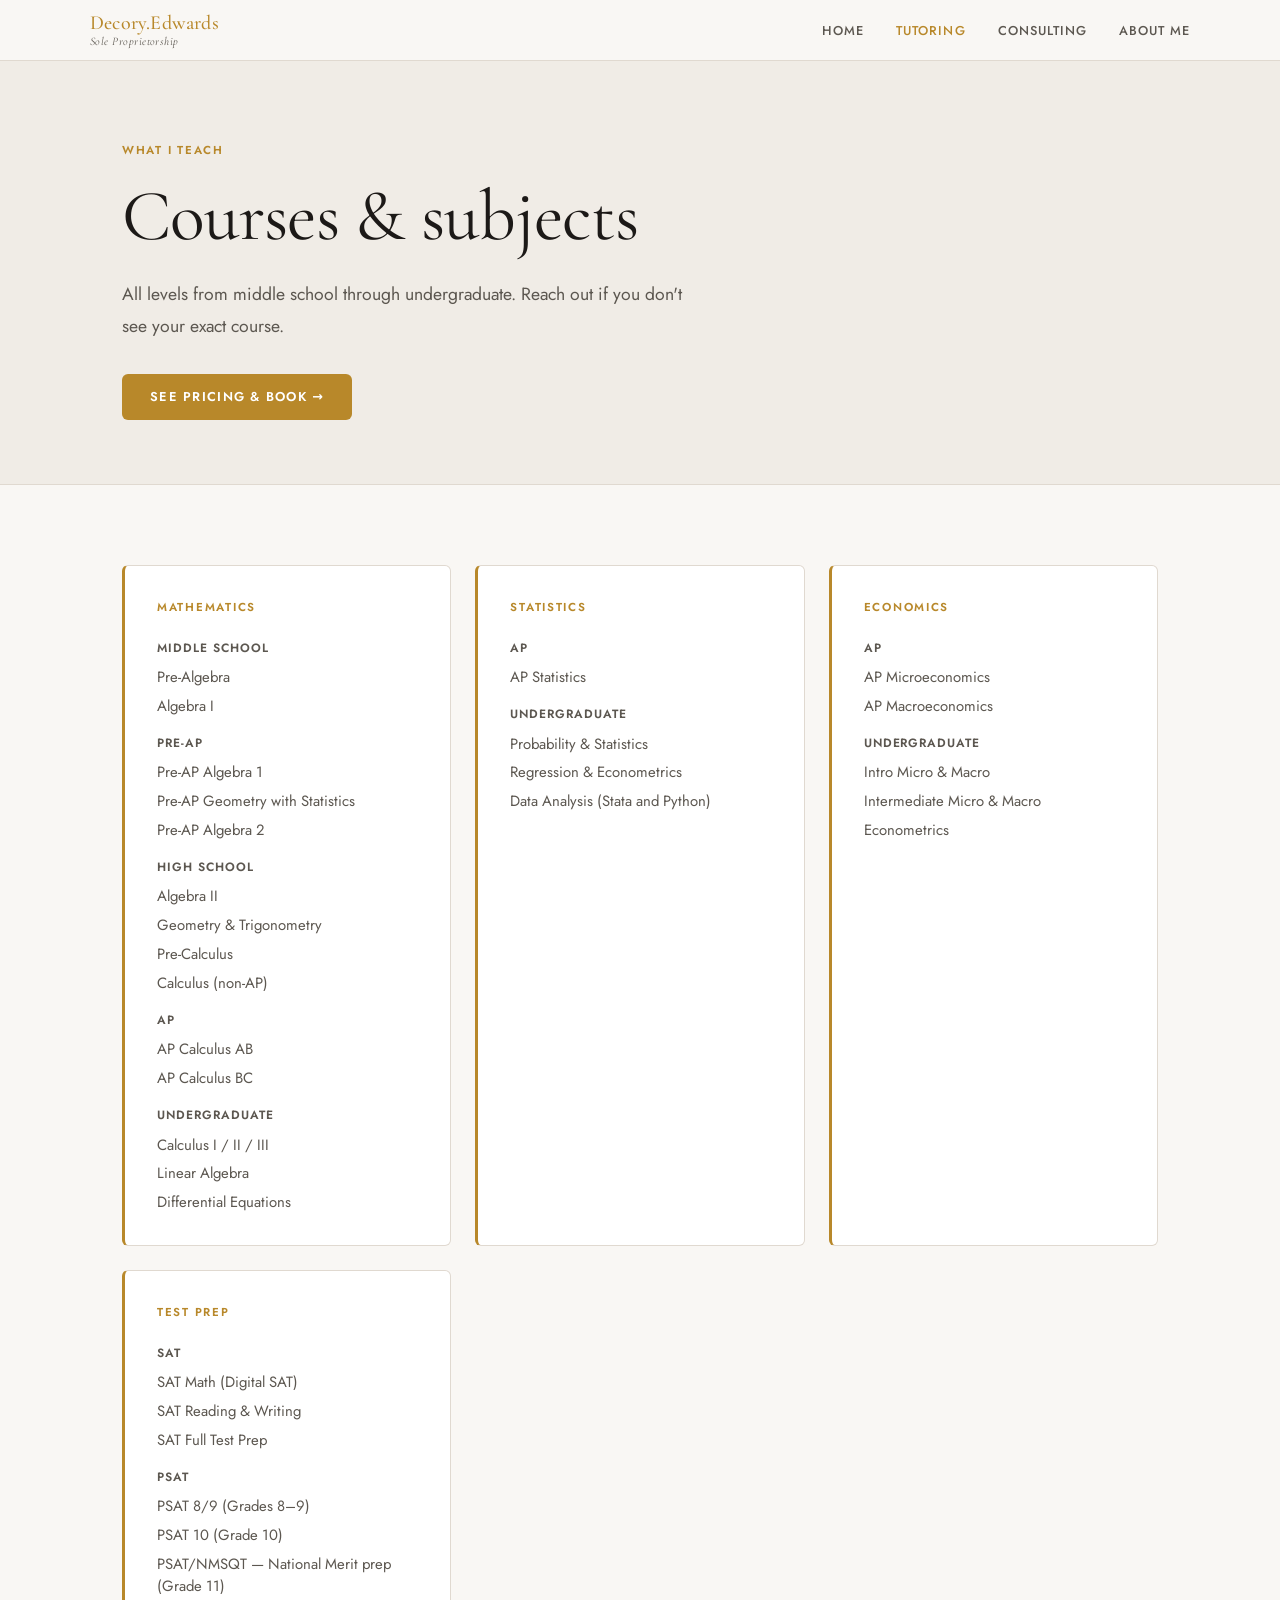
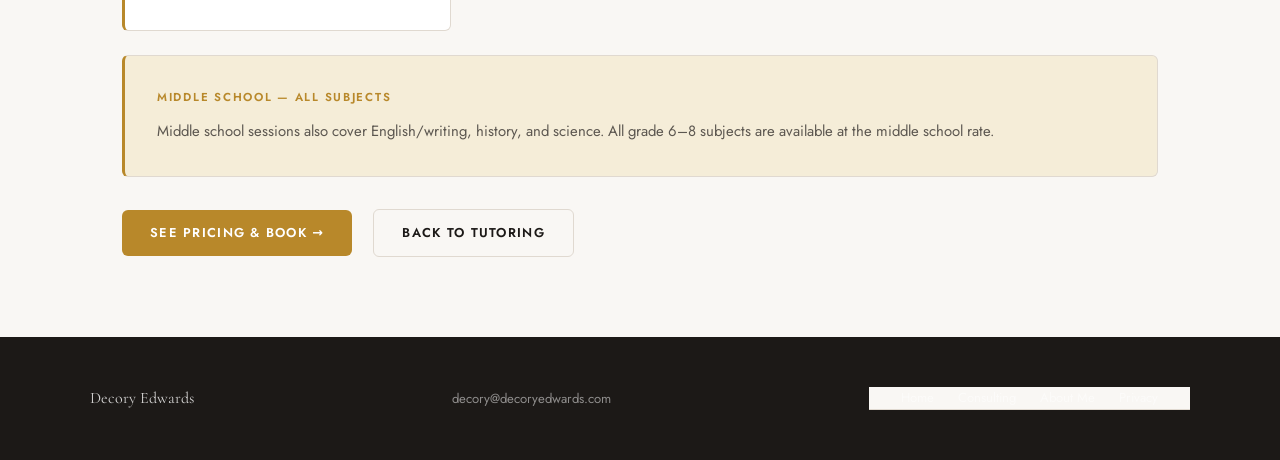
<file: tutoring/courses.html>
<!DOCTYPE html>
<html lang="en">
<head>
  <meta charset="UTF-8" />
  <meta name="viewport" content="width=device-width, initial-scale=1.0" />
  <title>Courses & Subjects — Decory Edwards</title>
  <meta name="description" content="Full list of tutoring subjects: math, economics, statistics, and test prep from middle school through undergraduate." />
  <link rel="stylesheet" href="../style.css" />
</head>
<body>

<nav>
  <div class="nav-inner">
    <a class="nav-brand" href="../index.html" style="display:inline-flex; flex-direction:column; line-height:1.15;">
      <span>Decory<span>.</span>Edwards</span>
      <em style="font-size:0.58em; font-weight:400; color:var(--ink2); letter-spacing:0.04em;">Sole Proprietorship</em>
    </a>
    <ul class="nav-links">
      <li><a href="../index.html">Home</a></li>
      <li><a href="index.html" class="active">Tutoring</a></li>
      <li><a href="../consulting/index.html">Consulting</a></li>
      <li><a href="https://research.decoryedwards.com" target="_blank">About Me</a></li>
    </ul>
  </div>
</nav>

<section style="padding: 5rem 0 4rem; background: var(--bg2);">
  <div class="container">
    <span class="eyebrow fade-up">What I teach</span>
    <h1 class="fade-up" style="max-width:700px; margin-bottom:1.25rem;">Courses &amp; subjects</h1>
    <p class="lead fade-up" style="margin-bottom:2rem;">
      All levels from middle school through undergraduate. Reach out if you don't see your exact course.
    </p>
    <a href="index.html#rates" class="btn btn-primary fade-up">See pricing &amp; book →</a>
  </div>
</section>

<section id="subjects">
  <div class="container">
    <div style="display:grid; grid-template-columns: repeat(auto-fit, minmax(260px,1fr)); gap:1.5rem; margin-bottom:1.5rem;">

      <!-- MATHEMATICS -->
      <div class="card" style="border-left: 3px solid var(--gold);">
        <p class="eyebrow" style="margin-bottom:1.25rem;">Mathematics</p>

        <p style="font-size:0.75rem; font-weight:600; letter-spacing:0.08em; text-transform:uppercase; color:var(--ink2); margin-bottom:0.5rem;">Middle School</p>
        <ul style="list-style:none; display:flex; flex-direction:column; gap:0.4rem; margin-bottom:1rem;">
          <li style="font-size:0.93rem; color:var(--ink2);">Pre-Algebra</li>
          <li style="font-size:0.93rem; color:var(--ink2);">Algebra I</li>
        </ul>

        <p style="font-size:0.75rem; font-weight:600; letter-spacing:0.08em; text-transform:uppercase; color:var(--ink2); margin-bottom:0.5rem;">Pre-AP</p>
        <ul style="list-style:none; display:flex; flex-direction:column; gap:0.4rem; margin-bottom:1rem;">
          <li style="font-size:0.93rem; color:var(--ink2);">Pre-AP Algebra 1</li>
          <li style="font-size:0.93rem; color:var(--ink2);">Pre-AP Geometry with Statistics</li>
          <li style="font-size:0.93rem; color:var(--ink2);">Pre-AP Algebra 2</li>
        </ul>

        <p style="font-size:0.75rem; font-weight:600; letter-spacing:0.08em; text-transform:uppercase; color:var(--ink2); margin-bottom:0.5rem;">High School</p>
        <ul style="list-style:none; display:flex; flex-direction:column; gap:0.4rem; margin-bottom:1rem;">
          <li style="font-size:0.93rem; color:var(--ink2);">Algebra II</li>
          <li style="font-size:0.93rem; color:var(--ink2);">Geometry &amp; Trigonometry</li>
          <li style="font-size:0.93rem; color:var(--ink2);">Pre-Calculus</li>
          <li style="font-size:0.93rem; color:var(--ink2);">Calculus (non-AP)</li>
        </ul>

        <p style="font-size:0.75rem; font-weight:600; letter-spacing:0.08em; text-transform:uppercase; color:var(--ink2); margin-bottom:0.5rem;">AP</p>
        <ul style="list-style:none; display:flex; flex-direction:column; gap:0.4rem; margin-bottom:1rem;">
          <li style="font-size:0.93rem; color:var(--ink2);">AP Calculus AB</li>
          <li style="font-size:0.93rem; color:var(--ink2);">AP Calculus BC</li>
        </ul>

        <p style="font-size:0.75rem; font-weight:600; letter-spacing:0.08em; text-transform:uppercase; color:var(--ink2); margin-bottom:0.5rem;">Undergraduate</p>
        <ul style="list-style:none; display:flex; flex-direction:column; gap:0.4rem;">
          <li style="font-size:0.93rem; color:var(--ink2);">Calculus I / II / III</li>
          <li style="font-size:0.93rem; color:var(--ink2);">Linear Algebra</li>
          <li style="font-size:0.93rem; color:var(--ink2);">Differential Equations</li>
        </ul>
      </div>

      <!-- STATISTICS -->
      <div class="card" style="border-left: 3px solid var(--gold);">
        <p class="eyebrow" style="margin-bottom:1.25rem;">Statistics</p>

        <p style="font-size:0.75rem; font-weight:600; letter-spacing:0.08em; text-transform:uppercase; color:var(--ink2); margin-bottom:0.5rem;">AP</p>
        <ul style="list-style:none; display:flex; flex-direction:column; gap:0.4rem; margin-bottom:1rem;">
          <li style="font-size:0.93rem; color:var(--ink2);">AP Statistics</li>
        </ul>

        <p style="font-size:0.75rem; font-weight:600; letter-spacing:0.08em; text-transform:uppercase; color:var(--ink2); margin-bottom:0.5rem;">Undergraduate</p>
        <ul style="list-style:none; display:flex; flex-direction:column; gap:0.4rem;">
          <li style="font-size:0.93rem; color:var(--ink2);">Probability &amp; Statistics</li>
          <li style="font-size:0.93rem; color:var(--ink2);">Regression &amp; Econometrics</li>
          <li style="font-size:0.93rem; color:var(--ink2);">Data Analysis (Stata and Python)</li>
        </ul>
      </div>

      <!-- ECONOMICS -->
      <div class="card" style="border-left: 3px solid var(--gold);">
        <p class="eyebrow" style="margin-bottom:1.25rem;">Economics</p>

        <p style="font-size:0.75rem; font-weight:600; letter-spacing:0.08em; text-transform:uppercase; color:var(--ink2); margin-bottom:0.5rem;">AP</p>
        <ul style="list-style:none; display:flex; flex-direction:column; gap:0.4rem; margin-bottom:1rem;">
          <li style="font-size:0.93rem; color:var(--ink2);">AP Microeconomics</li>
          <li style="font-size:0.93rem; color:var(--ink2);">AP Macroeconomics</li>
        </ul>

        <p style="font-size:0.75rem; font-weight:600; letter-spacing:0.08em; text-transform:uppercase; color:var(--ink2); margin-bottom:0.5rem;">Undergraduate</p>
        <ul style="list-style:none; display:flex; flex-direction:column; gap:0.4rem;">
          <li style="font-size:0.93rem; color:var(--ink2);">Intro Micro &amp; Macro</li>
          <li style="font-size:0.93rem; color:var(--ink2);">Intermediate Micro &amp; Macro</li>
          <li style="font-size:0.93rem; color:var(--ink2);">Econometrics</li>
        </ul>
      </div>

      <!-- TEST PREP -->
      <div class="card" style="border-left: 3px solid var(--gold);">
        <p class="eyebrow" style="margin-bottom:1.25rem;">Test Prep</p>

        <p style="font-size:0.75rem; font-weight:600; letter-spacing:0.08em; text-transform:uppercase; color:var(--ink2); margin-bottom:0.5rem;">SAT</p>
        <ul style="list-style:none; display:flex; flex-direction:column; gap:0.4rem; margin-bottom:1rem;">
          <li style="font-size:0.93rem; color:var(--ink2);">SAT Math (Digital SAT)</li>
          <li style="font-size:0.93rem; color:var(--ink2);">SAT Reading &amp; Writing</li>
          <li style="font-size:0.93rem; color:var(--ink2);">SAT Full Test Prep</li>
        </ul>

        <p style="font-size:0.75rem; font-weight:600; letter-spacing:0.08em; text-transform:uppercase; color:var(--ink2); margin-bottom:0.5rem;">PSAT</p>
        <ul style="list-style:none; display:flex; flex-direction:column; gap:0.4rem;">
          <li style="font-size:0.93rem; color:var(--ink2);">PSAT 8/9 (Grades 8–9)</li>
          <li style="font-size:0.93rem; color:var(--ink2);">PSAT 10 (Grade 10)</li>
          <li style="font-size:0.93rem; color:var(--ink2);">PSAT/NMSQT — National Merit prep (Grade 11)</li>
        </ul>
      </div>

    </div>

    <div class="card" style="border-left: 3px solid var(--gold); background:var(--gold-lt);">
      <p class="eyebrow" style="margin-bottom:0.75rem;">Middle School — All Subjects</p>
      <p style="font-size:0.93rem;">Middle school sessions also cover English/writing, history, and science. All grade 6–8 subjects are available at the middle school rate.</p>
    </div>

    <div style="margin-top:2rem;">
      <a href="index.html#rates" class="btn btn-primary">See pricing &amp; book →</a>
      <a href="index.html" class="btn btn-outline" style="margin-left:1rem;">Back to tutoring</a>
    </div>
  </div>
</section>

<footer>
  <div class="footer-inner">
    <span class="footer-brand">Decory Edwards</span>
    <span>decory@decoryedwards.com</span>
    <nav style="display:flex; gap:1.5rem;">
      <a href="../index.html">Home</a>
      <a href="../consulting/index.html">Consulting</a>
      <a href="https://research.decoryedwards.com" target="_blank">About Me</a>
      <a href="../privacy/index.html">Privacy</a>
    </nav>
  </div>
</footer>

<script>
  const obs = new IntersectionObserver((entries) => {
    entries.forEach(e => { if (e.isIntersecting) e.target.classList.add('visible'); });
  }, { threshold: 0.1 });
  document.querySelectorAll('.fade-up').forEach(el => obs.observe(el));
</script>
</body>
</html>
</file>
<file: style.css>
@import url('https://fonts.googleapis.com/css2?family=Cormorant+Garamond:ital,wght@0,300;0,400;0,500;0,600;1,300;1,400&family=Jost:wght@300;400;500;600&display=swap');

:root {
  --bg:       #F9F7F4;
  --bg2:      #F0ECE6;
  --ink:      #1C1917;
  --ink2:     #5C5750;
  --gold:     #B8882A;
  --gold-lt:  #F5EDD8;
  --border:   #E0D9D0;
  --white:    #FFFFFF;
  --radius:   6px;
  --serif:    'Cormorant Garamond', Georgia, serif;
  --sans:     'Jost', system-ui, sans-serif;
  --max:      1100px;
  --transition: 0.2s ease;
}

*, *::before, *::after { box-sizing: border-box; margin: 0; padding: 0; }

html { scroll-behavior: smooth; }

body {
  font-family: var(--sans);
  background: var(--bg);
  color: var(--ink);
  font-size: 16px;
  line-height: 1.7;
  -webkit-font-smoothing: antialiased;
}

/* ── NAV ── */
nav {
  position: sticky; top: 0; z-index: 100;
  background: var(--bg);
  border-bottom: 1px solid var(--border);
  padding: 0 2rem;
}
.nav-inner {
  max-width: var(--max); margin: 0 auto;
  display: flex; align-items: center; justify-content: space-between;
  height: 60px;
}
.nav-brand {
  font-family: var(--serif);
  font-size: 1.25rem; font-weight: 500;
  color: var(--ink); text-decoration: none;
  letter-spacing: 0.01em;
}
.nav-brand span { color: var(--gold); }
.nav-links { display: flex; gap: 2rem; list-style: none; }
.nav-links a {
  font-size: 0.8rem; font-weight: 500; letter-spacing: 0.08em;
  text-transform: uppercase; color: var(--ink2);
  text-decoration: none; transition: color var(--transition);
}
.nav-links a:hover, .nav-links a.active { color: var(--gold); }

/* ── LAYOUT ── */
.container { max-width: var(--max); margin: 0 auto; padding: 0 2rem; }
section { padding: 5rem 0; }
section + section { border-top: 1px solid var(--border); }

/* ── TYPOGRAPHY ── */
h1, h2, h3 { font-family: var(--serif); font-weight: 400; line-height: 1.2; }
h1 { font-size: clamp(2.8rem, 6vw, 4.5rem); letter-spacing: -0.01em; }
h2 { font-size: clamp(2rem, 4vw, 3rem); }
h3 { font-size: 1.4rem; }
.eyebrow {
  font-size: 0.72rem; font-weight: 600; letter-spacing: 0.15em;
  text-transform: uppercase; color: var(--gold); margin-bottom: 0.75rem;
  display: block;
}
.lead { font-size: 1.1rem; color: var(--ink2); max-width: 560px; line-height: 1.8; }
p { color: var(--ink2); }

/* ── BUTTONS ── */
.btn {
  display: inline-flex; align-items: center; gap: 0.5rem;
  padding: 0.75rem 1.75rem;
  font-family: var(--sans); font-size: 0.8rem;
  font-weight: 600; letter-spacing: 0.1em; text-transform: uppercase;
  text-decoration: none; border-radius: var(--radius);
  transition: all var(--transition); cursor: pointer; border: none;
}
.btn-primary {
  background: var(--gold); color: var(--white);
}
.btn-primary:hover { background: #9E7220; transform: translateY(-1px); }
.btn-outline {
  background: transparent; color: var(--ink);
  border: 1.5px solid var(--border);
}
.btn-outline:hover { border-color: var(--gold); color: var(--gold); }

/* ── CARDS ── */
.card {
  background: var(--white);
  border: 1px solid var(--border);
  border-radius: var(--radius);
  padding: 2rem;
  transition: box-shadow var(--transition), transform var(--transition);
}
.card:hover { box-shadow: 0 8px 32px rgba(0,0,0,0.06); transform: translateY(-2px); }

/* ── DIVIDER ── */
.divider { width: 48px; height: 2px; background: var(--gold); margin: 1.5rem 0; }

/* ── FOOTER ── */
footer {
  background: var(--ink); color: rgba(255,255,255,0.5);
  padding: 3rem 2rem;
  font-size: 0.82rem;
}
footer .footer-inner {
  max-width: var(--max); margin: 0 auto;
  display: flex; justify-content: space-between; align-items: center;
  flex-wrap: wrap; gap: 1rem;
}
footer a { color: rgba(255,255,255,0.5); text-decoration: none; }
footer a:hover { color: var(--gold); }
.footer-brand { font-family: var(--serif); font-size: 1rem; color: rgba(255,255,255,0.8); }

/* ── FORM ── */
.form-group { margin-bottom: 1.25rem; }
label { display: block; font-size: 0.78rem; font-weight: 600;
  letter-spacing: 0.08em; text-transform: uppercase;
  color: var(--ink2); margin-bottom: 0.4rem; }
input, textarea, select {
  width: 100%; padding: 0.75rem 1rem;
  font-family: var(--sans); font-size: 0.95rem;
  color: var(--ink); background: var(--white);
  border: 1.5px solid var(--border); border-radius: var(--radius);
  transition: border-color var(--transition); outline: none;
}
input:focus, textarea:focus, select:focus { border-color: var(--gold); }
textarea { min-height: 120px; resize: vertical; }

.card ul li {
  font-size: 0.95rem;
  color: var(--ink2);
  line-height: 1.5;
}

/* ── SUBJECT TAG ── */
.tag {
  display: inline-block; padding: 0.3rem 0.8rem;
  font-size: 0.78rem; font-weight: 500;
  background: var(--gold-lt); color: var(--gold);
  border-radius: 99px; margin: 0.2rem;
}

/* ── STEP / HOW IT WORKS ── */
.step-num {
  width: 36px; height: 36px; border-radius: 50%;
  background: var(--gold); color: var(--white);
  font-size: 0.85rem; font-weight: 600;
  display: flex; align-items: center; justify-content: center;
  flex-shrink: 0;
}

/* ── ANIMATIONS ── */
@keyframes fadeUp {
  from { opacity: 0; transform: translateY(20px); }
  to   { opacity: 1; transform: translateY(0); }
}
.fade-up { animation: fadeUp 0.6s ease both; }
.fade-up:nth-child(2) { animation-delay: 0.1s; }
.fade-up:nth-child(3) { animation-delay: 0.2s; }
.fade-up:nth-child(4) { animation-delay: 0.3s; }

/* ── RESPONSIVE ── */
@media (max-width: 700px) {
  /* Layout */
  section { padding: 3rem 0; }
  .container { padding: 0 1.25rem; }

  /* Nav */
  .nav-inner { height: 54px; }
  .nav-links { gap: 0.9rem; }
  .nav-links a { font-size: 0.68rem; letter-spacing: 0.05em; }

  /* Typography */
  h1 { font-size: clamp(2rem, 8vw, 2.8rem); }
  h2 { font-size: clamp(1.6rem, 6vw, 2.2rem); }
  .lead { font-size: 1rem; }

  /* Buttons — full width on mobile */
  .btn { width: 100%; justify-content: center; }

  /* Cards */
  .card { padding: 1.25rem; }

  /* About section two-column — collapse */
  .about-grid {
    grid-template-columns: 1fr !important;
    gap: 2rem !important;
  }

  /* CTA strip — stack */
  .cta-strip {
    flex-direction: column !important;
    align-items: flex-start !important;
    gap: 1.25rem !important;
  }

  /* Form grids — single column */
  div[style*="grid-template-columns:1fr 1fr"] {
    grid-template-columns: 1fr !important;
    gap: 0 !important;
  }

  /* Footer — stack */
  .footer-inner {
    flex-direction: column;
    align-items: flex-start;
    gap: 0.75rem;
  }
  footer nav { flex-wrap: wrap; gap: 1rem; }

  /* Calendly — full width */
  .calendly-inline-widget {
    min-width: 0 !important;
    width: 100% !important;
    height: 600px !important;
  }

  /* Consulting methods grid — single column */
  .methods-grid {
    grid-template-columns: 1fr !important;
  }

  /* All auto-fit grids — single column on phones */
  div[style*="minmax(260px"] { grid-template-columns: 1fr !important; }
  div[style*="minmax(280px"] { grid-template-columns: 1fr !important; }
  div[style*="minmax(240px"] { grid-template-columns: 1fr !important; }
  div[style*="minmax(220px"] { grid-template-columns: 1fr !important; }
  div[style*="minmax(180px"] { grid-template-columns: repeat(2, 1fr) !important; }
}

/* Slightly larger phones: allow 2-column rate cards */
@media (min-width: 480px) and (max-width: 700px) {
  div[style*="minmax(240px"] {
    grid-template-columns: repeat(2, 1fr) !important;
  }
}
</file>
